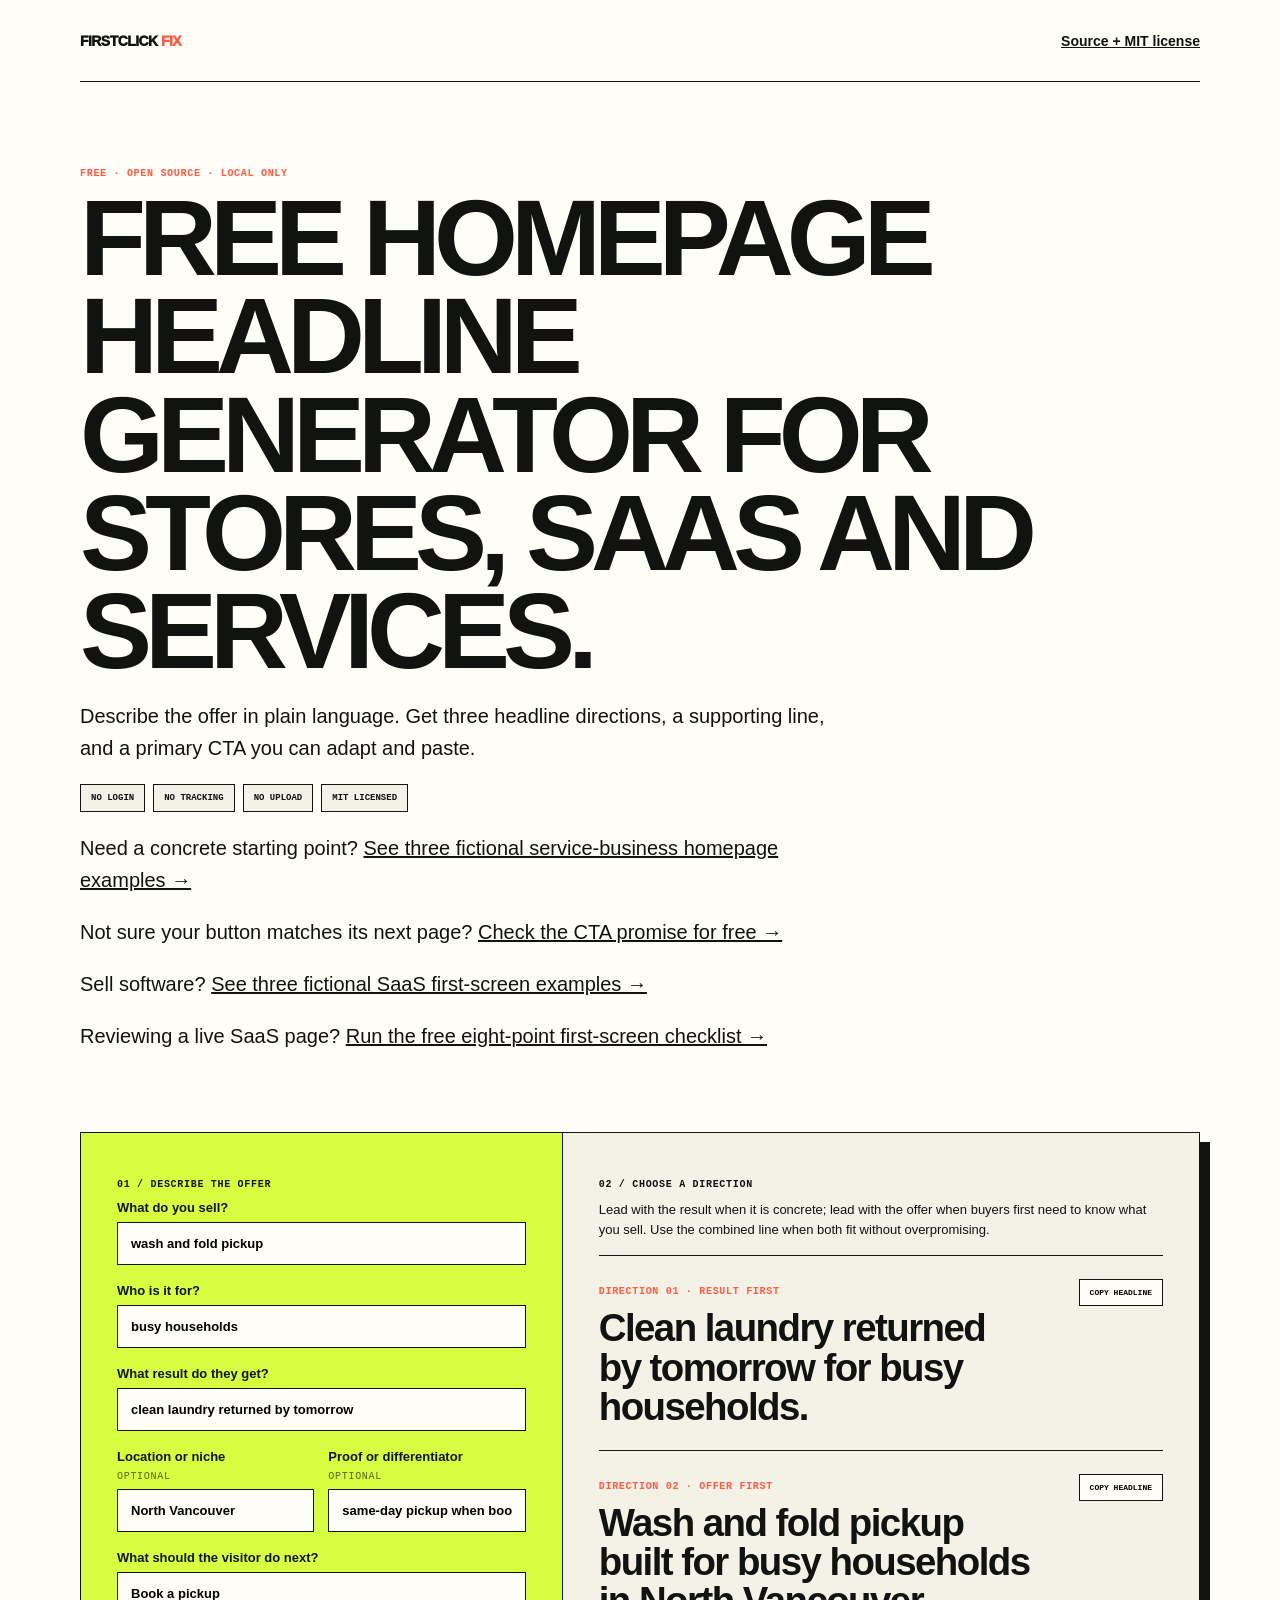
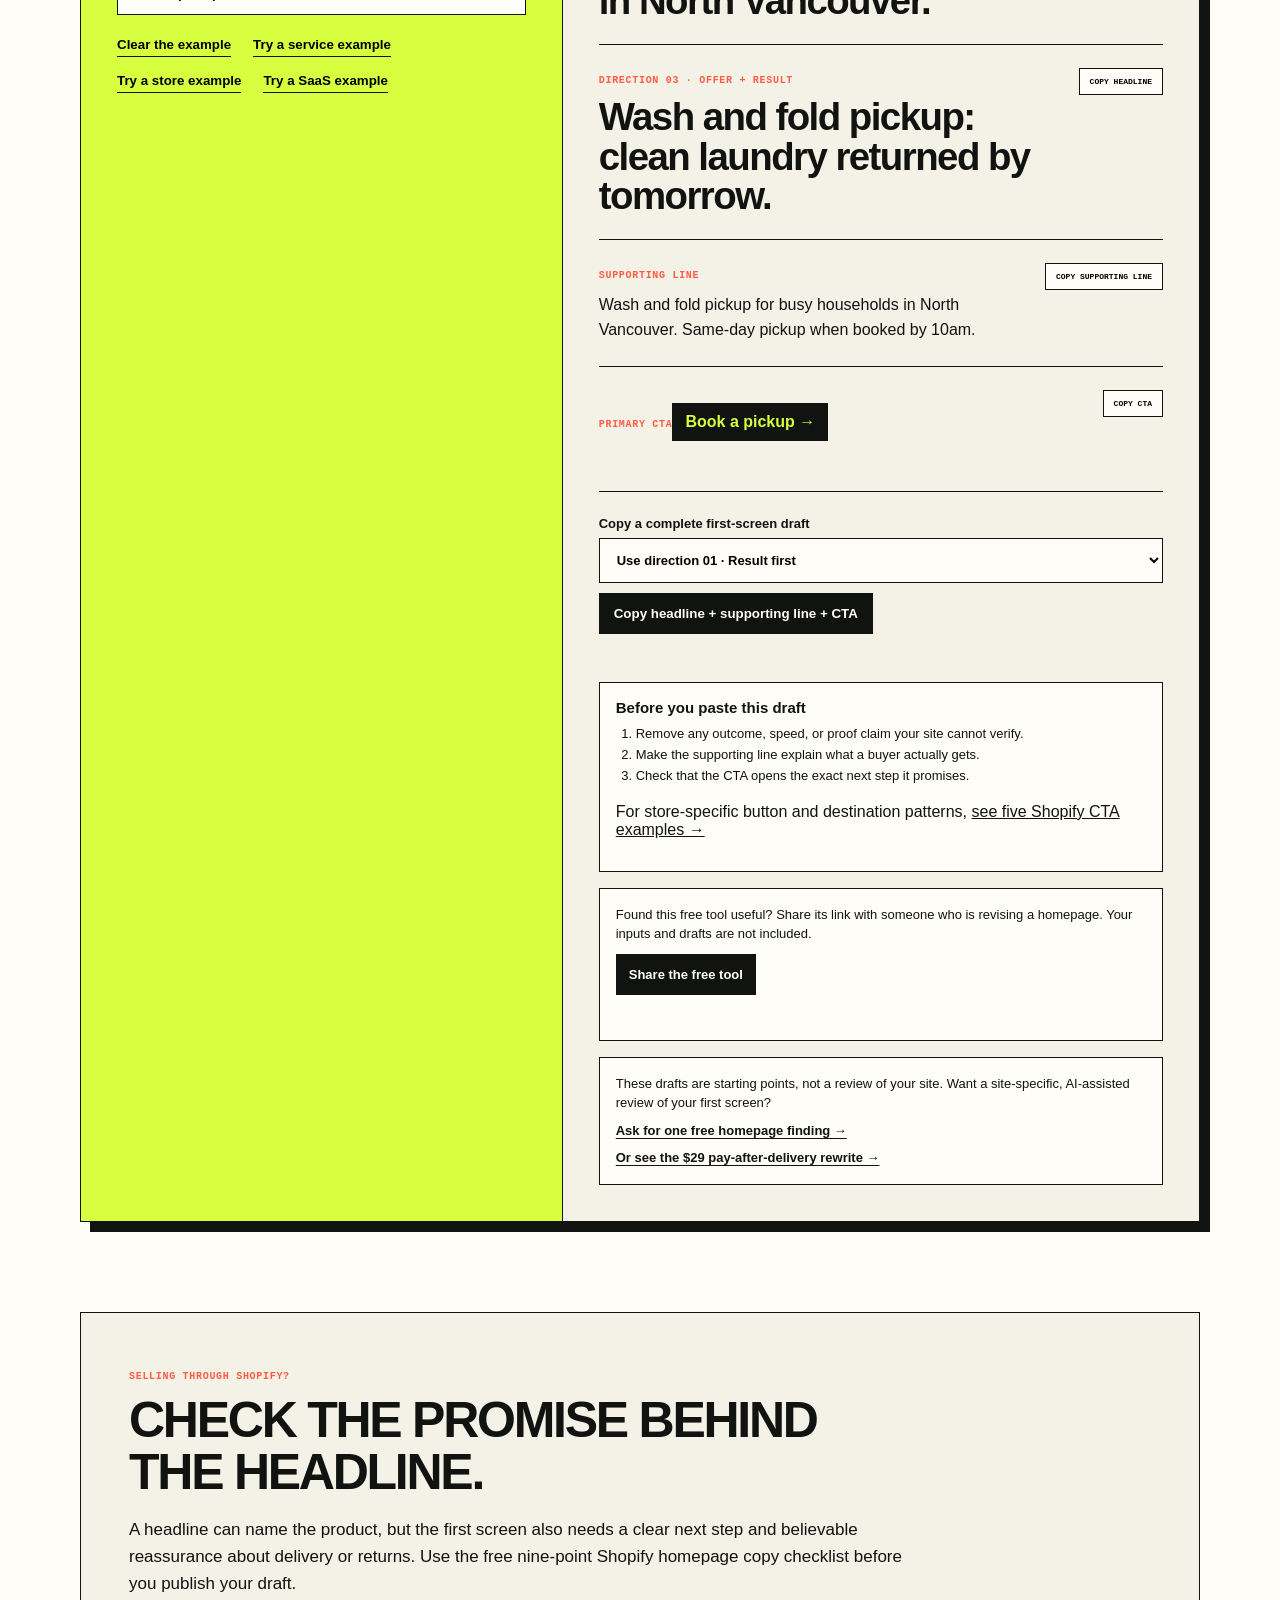
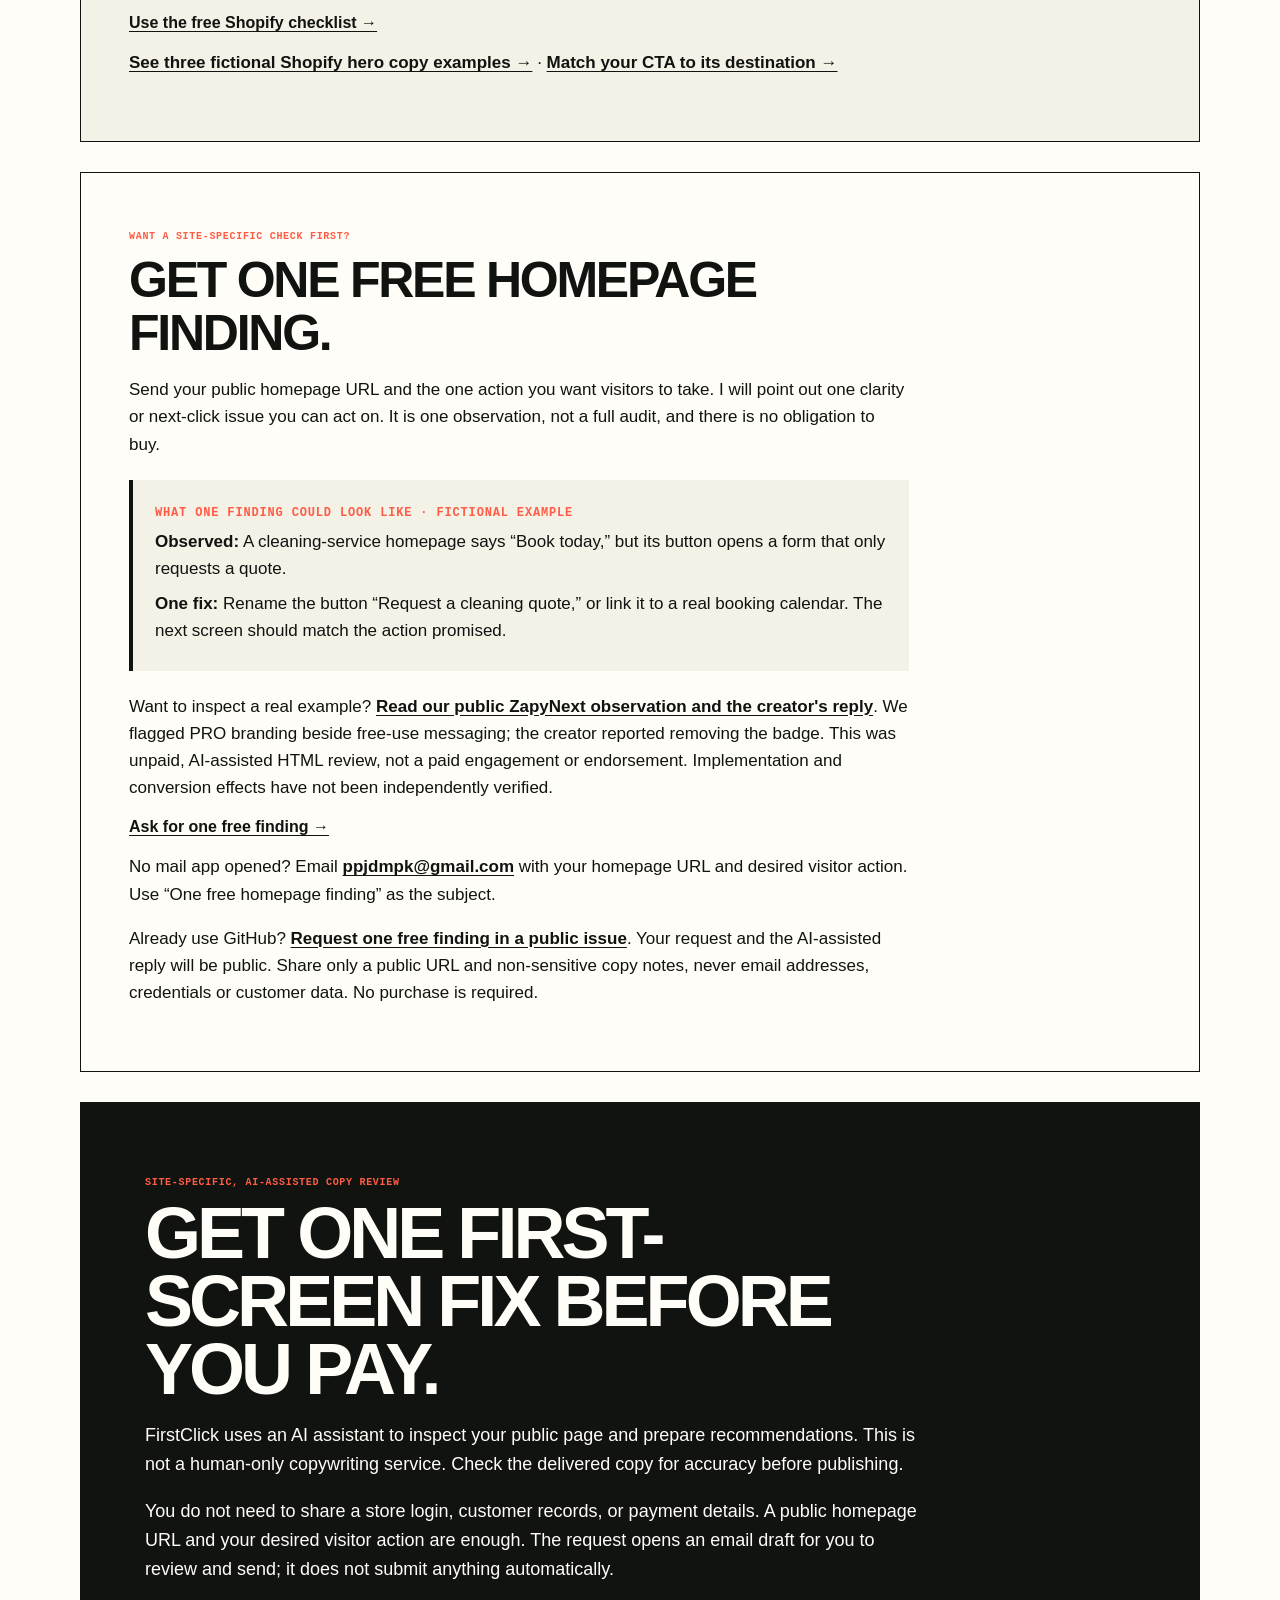
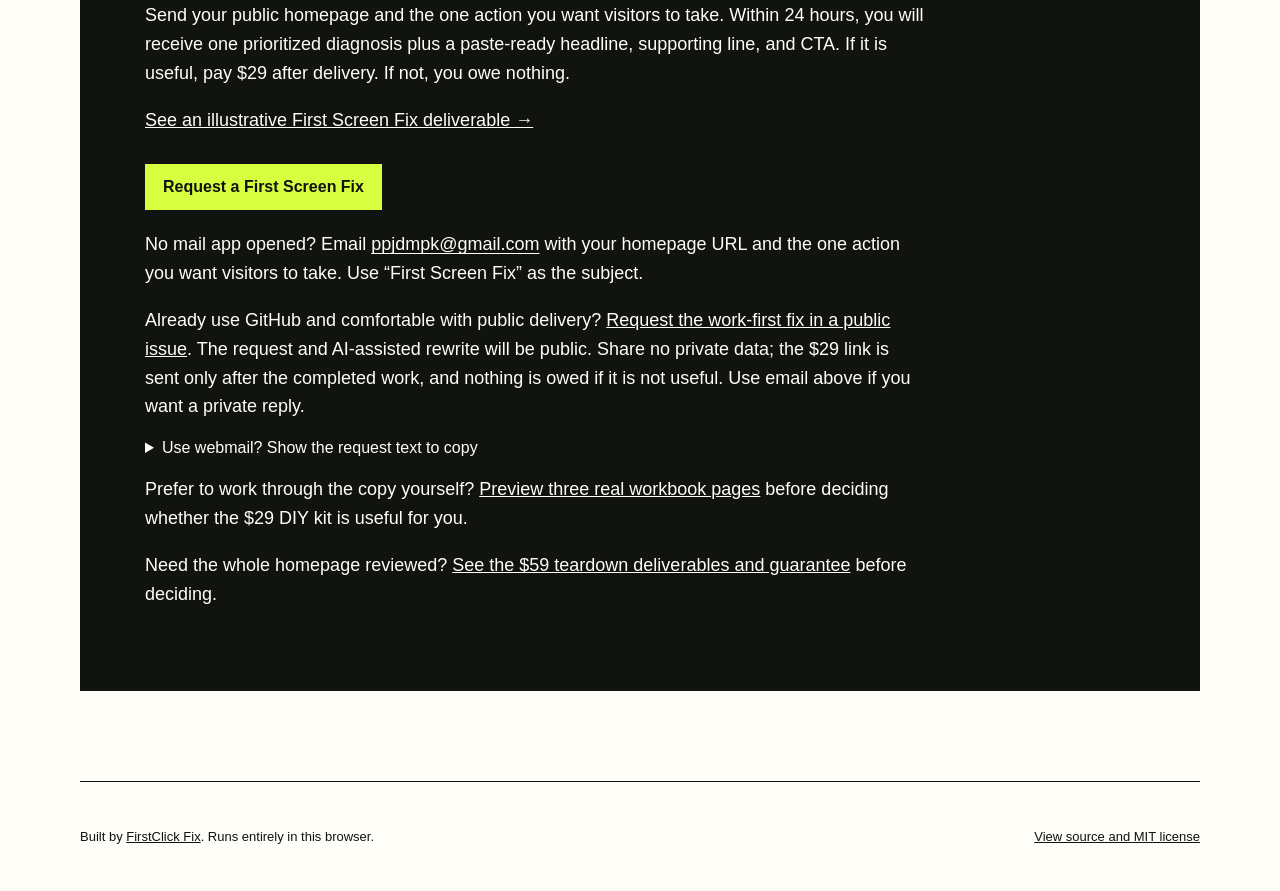
<file: index.html>
<!doctype html>
<html lang="en">
  <head>
    <meta charset="utf-8">
    <meta name="viewport" content="width=device-width, initial-scale=1">
    <link rel="icon" type="image/svg+xml" href="./favicon.svg">
    <title>Free Homepage Headline Generator for Stores, SaaS &amp; Services | FirstClick Fix</title>
    <meta name="description" content="Free browser-local headline generator for Shopify stores, SaaS products, and service businesses. Draft three homepage headlines, a supporting line, and a CTA. No login or upload.">
    <meta name="robots" content="index, follow">
    <link rel="canonical" href="https://elyasibkr.github.io/firstclick-headline-generator/">
    <meta property="og:type" content="website">
    <meta property="og:title" content="Free Homepage Headline Generator for Shopify, SaaS &amp; Services">
    <meta property="og:description" content="Turn six plain-language inputs into homepage copy for Shopify stores, SaaS products, and service businesses. No login or tracking.">
    <meta property="og:url" content="https://elyasibkr.github.io/firstclick-headline-generator/">
    <meta property="og:site_name" content="FirstClick Fix">
    <meta name="twitter:card" content="summary">
    <meta name="twitter:title" content="Free Homepage Headline Generator for Shopify, SaaS &amp; Services">
    <meta name="twitter:description" content="Generate homepage headline directions for stores, SaaS products, and services locally in your browser. No login or tracking.">
    <link rel="stylesheet" href="./homepage-headline-generator.css">
    <script type="application/ld+json">
      {
        "@context": "https://schema.org",
        "@type": "WebApplication",
        "name": "FirstClick Homepage Headline Generator",
        "url": "https://elyasibkr.github.io/firstclick-headline-generator/",
        "description": "A free, local-only browser tool for Shopify stores, SaaS products, and service businesses that generates three homepage headline directions, a supporting line, and a primary CTA.",
        "applicationCategory": "BusinessApplication",
        "operatingSystem": "Any",
        "isAccessibleForFree": true,
        "offers": {
          "@type": "Offer",
          "price": "0",
          "priceCurrency": "USD"
        }
      }
    </script>
  </head>
  <body>
    <nav class="nav">
      <a class="brand" href="https://firstclick-fix.ppjdmpk.chatgpt.site/">FIRSTCLICK <span>FIX</span></a>
      <a href="https://github.com/ELYASIBKR/firstclick-headline-generator">Source + MIT license</a>
    </nav>

    <main>
      <header class="hero">
        <p class="eyebrow">Free · open source · local only</p>
        <h1>Free homepage headline generator for stores, SaaS and services.</h1>
        <p>Describe the offer in plain language. Get three headline directions, a supporting line, and a primary CTA you can adapt and paste.</p>
        <ul class="trust" aria-label="Privacy and access terms">
          <li>No login</li><li>No tracking</li><li>No upload</li><li>MIT licensed</li>
        </ul>
        <p>Need a concrete starting point? <a href="./service-business-homepage-examples.html">See three fictional service-business homepage examples →</a></p>
        <p>Not sure your button matches its next page? <a href="./service-business-cta-promise-checker.html">Check the CTA promise for free →</a></p>
        <p>Sell software? <a href="./saas-homepage-headline-examples.html">See three fictional SaaS first-screen examples →</a></p>
        <p>Reviewing a live SaaS page? <a href="./saas-homepage-clarity-checklist.html">Run the free eight-point first-screen checklist →</a></p>
      </header>

      <section class="workspace" aria-label="Homepage headline generator">
        <form id="headline-form">
          <p class="step">01 / Describe the offer</p>
          <label>What do you sell?<input name="service" value="wash and fold pickup"></label>
          <label>Who is it for?<input name="audience" value="busy households"></label>
          <label>What result do they get?<input name="outcome" value="clean laundry returned by tomorrow"></label>
          <div class="row">
            <label>Location or niche <small>optional</small><input name="location" value="North Vancouver"></label>
            <label>Proof or differentiator <small>optional</small><input name="proof" value="same-day pickup when booked by 10am"></label>
          </div>
          <label>What should the visitor do next?<input name="action" value="Book a pickup" required></label>
          <div class="form-actions">
            <button id="clear" class="restore" type="button">Clear the example</button>
            <button id="restore" class="restore" type="button">Try a service example</button>
            <button id="store-example" class="restore" type="button">Try a store example</button>
            <button id="saas-example" class="restore" type="button">Try a SaaS example</button>
          </div>
        </form>

        <section class="output" aria-live="polite">
          <p class="step">02 / Choose a direction</p>
          <p class="direction-guide">Lead with the result when it is concrete; lead with the offer when buyers first need to know what you sell. Use the combined line when both fit without overpromising.</p>
          <article><span>Direction 01 · Result first</span><h2 id="headline-1"></h2><button data-copy="headline-1">Copy headline</button></article>
          <article><span>Direction 02 · Offer first</span><h2 id="headline-2"></h2><button data-copy="headline-2">Copy headline</button></article>
          <article><span>Direction 03 · Offer + result</span><h2 id="headline-3"></h2><button data-copy="headline-3">Copy headline</button></article>
          <article><span>Supporting line</span><p id="support"></p><button data-copy="support">Copy supporting line</button></article>
          <article><span>Primary CTA</span><strong id="cta"></strong><button data-copy="cta">Copy CTA</button></article>
          <div class="draft-export">
            <label for="draft-headline">Copy a complete first-screen draft
              <select id="draft-headline">
                <option value="1">Use direction 01 · Result first</option>
                <option value="2">Use direction 02 · Offer first</option>
                <option value="3">Use direction 03 · Offer + result</option>
              </select>
            </label>
            <button id="copy-draft" type="button">Copy headline + supporting line + CTA</button>
          </div>
          <p id="copy-note" role="status"></p>
          <div id="draft-copy-fallback" hidden>
            <label for="draft-copy-text">Your selected copy — use your device's Copy command</label>
            <textarea id="draft-copy-text" rows="6" readonly style="width:100%;box-sizing:border-box" aria-describedby="copy-note"></textarea>
          </div>
          <section class="draft-check" aria-labelledby="draft-check-title">
            <h3 id="draft-check-title">Before you paste this draft</h3>
            <ol>
              <li>Remove any outcome, speed, or proof claim your site cannot verify.</li>
              <li>Make the supporting line explain what a buyer actually gets.</li>
              <li>Check that the CTA opens the exact next step it promises.</li>
            </ol>
            <p>For store-specific button and destination patterns, <a href="./shopify-homepage-cta-examples.html">see five Shopify CTA examples →</a></p>
          </section>
          <div class="share-tool">
            <p>Found this free tool useful? Share its link with someone who is revising a homepage. Your inputs and drafts are not included.</p>
            <button id="share-tool" type="button">Share the free tool</button>
            <p id="share-note" role="status" aria-live="polite"></p>
            <div id="share-fallback" hidden>
              <label for="share-url">Tool URL — use your device's Copy command</label>
              <input id="share-url" type="text" readonly value="https://elyasibkr.github.io/firstclick-headline-generator/">
            </div>
          </div>
          <p class="result-nudge">These drafts are starting points, not a review of your site. Want a site-specific, AI-assisted review of your first screen? <a href="#free-finding-title">Ask for one free homepage finding →</a><a href="#human-fix-title">Or see the $29 pay-after-delivery rewrite →</a></p>
        </section>
      </section>

      <section class="shopify-guide" aria-labelledby="shopify-guide-title">
        <p class="eyebrow">Selling through Shopify?</p>
        <h2 id="shopify-guide-title">Check the promise behind the headline.</h2>
        <p>A headline can name the product, but the first screen also needs a clear next step and believable reassurance about delivery or returns. Use the free nine-point Shopify homepage copy checklist before you publish your draft.</p>
        <a href="https://firstclick-fix.ppjdmpk.chatgpt.site/shopify-homepage-copy-checklist">Use the free Shopify checklist →</a>
        <p><a href="./shopify-hero-copy-examples.html">See three fictional Shopify hero copy examples →</a> · <a href="./shopify-homepage-cta-examples.html">Match your CTA to its destination →</a></p>
      </section>

      <section class="free-finding" aria-labelledby="free-finding-title">
        <p class="eyebrow">Want a site-specific check first?</p>
        <h2 id="free-finding-title">Get one free homepage finding.</h2>
        <p>Send your public homepage URL and the one action you want visitors to take. I will point out one clarity or next-click issue you can act on. It is one observation, not a full audit, and there is no obligation to buy.</p>
        <div class="finding-example">
          <p class="eyebrow">What one finding could look like · fictional example</p>
          <p><strong>Observed:</strong> A cleaning-service homepage says “Book today,” but its button opens a form that only requests a quote.</p>
          <p><strong>One fix:</strong> Rename the button “Request a cleaning quote,” or link it to a real booking calendar. The next screen should match the action promised.</p>
        </div>
        <p>Want to inspect a real example? <a href="https://github.com/vercel/next.js/discussions/99054#discussioncomment-18622895">Read our public ZapyNext observation and the creator's reply</a>. We flagged PRO branding beside free-use messaging; the creator reported removing the badge. This was unpaid, AI-assisted HTML review, not a paid engagement or endorsement. Implementation and conversion effects have not been independently verified.</p>
        <a id="request-free-finding" href="mailto:ppjdmpk@gmail.com?subject=One%20free%20homepage%20finding%20from%20GitHub%20Pages&amp;body=Homepage%20URL%3A%20%0AThe%20one%20action%20I%20want%20visitors%20to%20take%3A%20">Ask for one free finding →</a>
        <p class="email-fallback">No mail app opened? Email <a href="mailto:ppjdmpk@gmail.com">ppjdmpk@gmail.com</a> with your homepage URL and desired visitor action. Use “One free homepage finding” as the subject.</p>
        <p>Already use GitHub? <a href="https://github.com/ELYASIBKR/firstclick-headline-generator/issues/new?template=free-homepage-finding.yml">Request one free finding in a public issue</a>. Your request and the AI-assisted reply will be public. Share only a public URL and non-sensitive copy notes, never email addresses, credentials or customer data. No purchase is required.</p>
      </section>

      <section class="human-fix" aria-labelledby="human-fix-title">
        <p class="eyebrow">Site-specific, AI-assisted copy review</p>
        <h2 id="human-fix-title">Get one first-screen fix before you pay.</h2>
        <p>FirstClick uses an AI assistant to inspect your public page and prepare recommendations. This is not a human-only copywriting service. Check the delivered copy for accuracy before publishing.</p>
        <p>You do not need to share a store login, customer records, or payment details. A public homepage URL and your desired visitor action are enough. The request opens an email draft for you to review and send; it does not submit anything automatically.</p>
        <p>Send your public homepage and the one action you want visitors to take. Within 24 hours, you will receive one prioritized diagnosis plus a paste-ready headline, supporting line, and CTA. If it is useful, pay $29 after delivery. If not, you owe nothing.</p>
        <p><a href="./first-screen-fix-sample.html">See an illustrative First Screen Fix deliverable →</a></p>
        <a class="offer-cta" id="request-fix" href="mailto:ppjdmpk@gmail.com?subject=First%20Screen%20Fix%20request%20from%20GitHub%20Pages&amp;body=Homepage%20URL%3A%20%0AThe%20one%20action%20I%20want%20visitors%20to%20take%3A%20%0AMy%20current%20headline%3A%20">Request a First Screen Fix</a>
        <p class="email-fallback">No mail app opened? Email <a href="mailto:ppjdmpk@gmail.com">ppjdmpk@gmail.com</a> with your homepage URL and the one action you want visitors to take. Use “First Screen Fix” as the subject.</p>
        <p>Already use GitHub and comfortable with public delivery? <a href="https://github.com/ELYASIBKR/firstclick-headline-generator/issues/new?template=first-screen-fix.yml">Request the work-first fix in a public issue</a>. The request and AI-assisted rewrite will be public. Share no private data; the $29 link is sent only after the completed work, and nothing is owed if it is not useful. Use email above if you want a private reply.</p>
        <details>
          <summary>Use webmail? Show the request text to copy</summary>
          <p>Copy this into your email service, fill in the missing details, and review before sending. Opening this panel does not send a request.</p>
          <label for="request-plain-text">First Screen Fix email template</label>
          <textarea id="request-plain-text" rows="12" readonly style="width:100%;box-sizing:border-box">To: ppjdmpk@gmail.com
Subject: First Screen Fix request from GitHub Pages

Please prepare one diagnosis plus headline, supporting line and CTA within 24 hours. $29 after delivery only if useful; otherwise I owe nothing. No website implementation.

Homepage URL:
The one action I want visitors to take:
My current headline:</textarea>
        </details>
        <p>Prefer to work through the copy yourself? <a href="https://firstclick-fix.ppjdmpk.chatgpt.site/firstclick-diy-kit-preview.pdf">Preview three real workbook pages</a> before deciding whether the $29 DIY kit is useful for you.</p>
        <p>Need the whole homepage reviewed? <a href="https://firstclick-fix.ppjdmpk.chatgpt.site/#checkout">See the $59 teardown deliverables and guarantee</a> before deciding.</p>
      </section>
    </main>

    <footer>
      <p>Built by <a href="https://firstclick-fix.ppjdmpk.chatgpt.site/">FirstClick Fix</a>. Runs entirely in this browser.</p>
      <a href="https://github.com/ELYASIBKR/firstclick-headline-generator">View source and MIT license</a>
    </footer>
    <script src="./homepage-headline-generator.js"></script>
  </body>
</html>
</file>
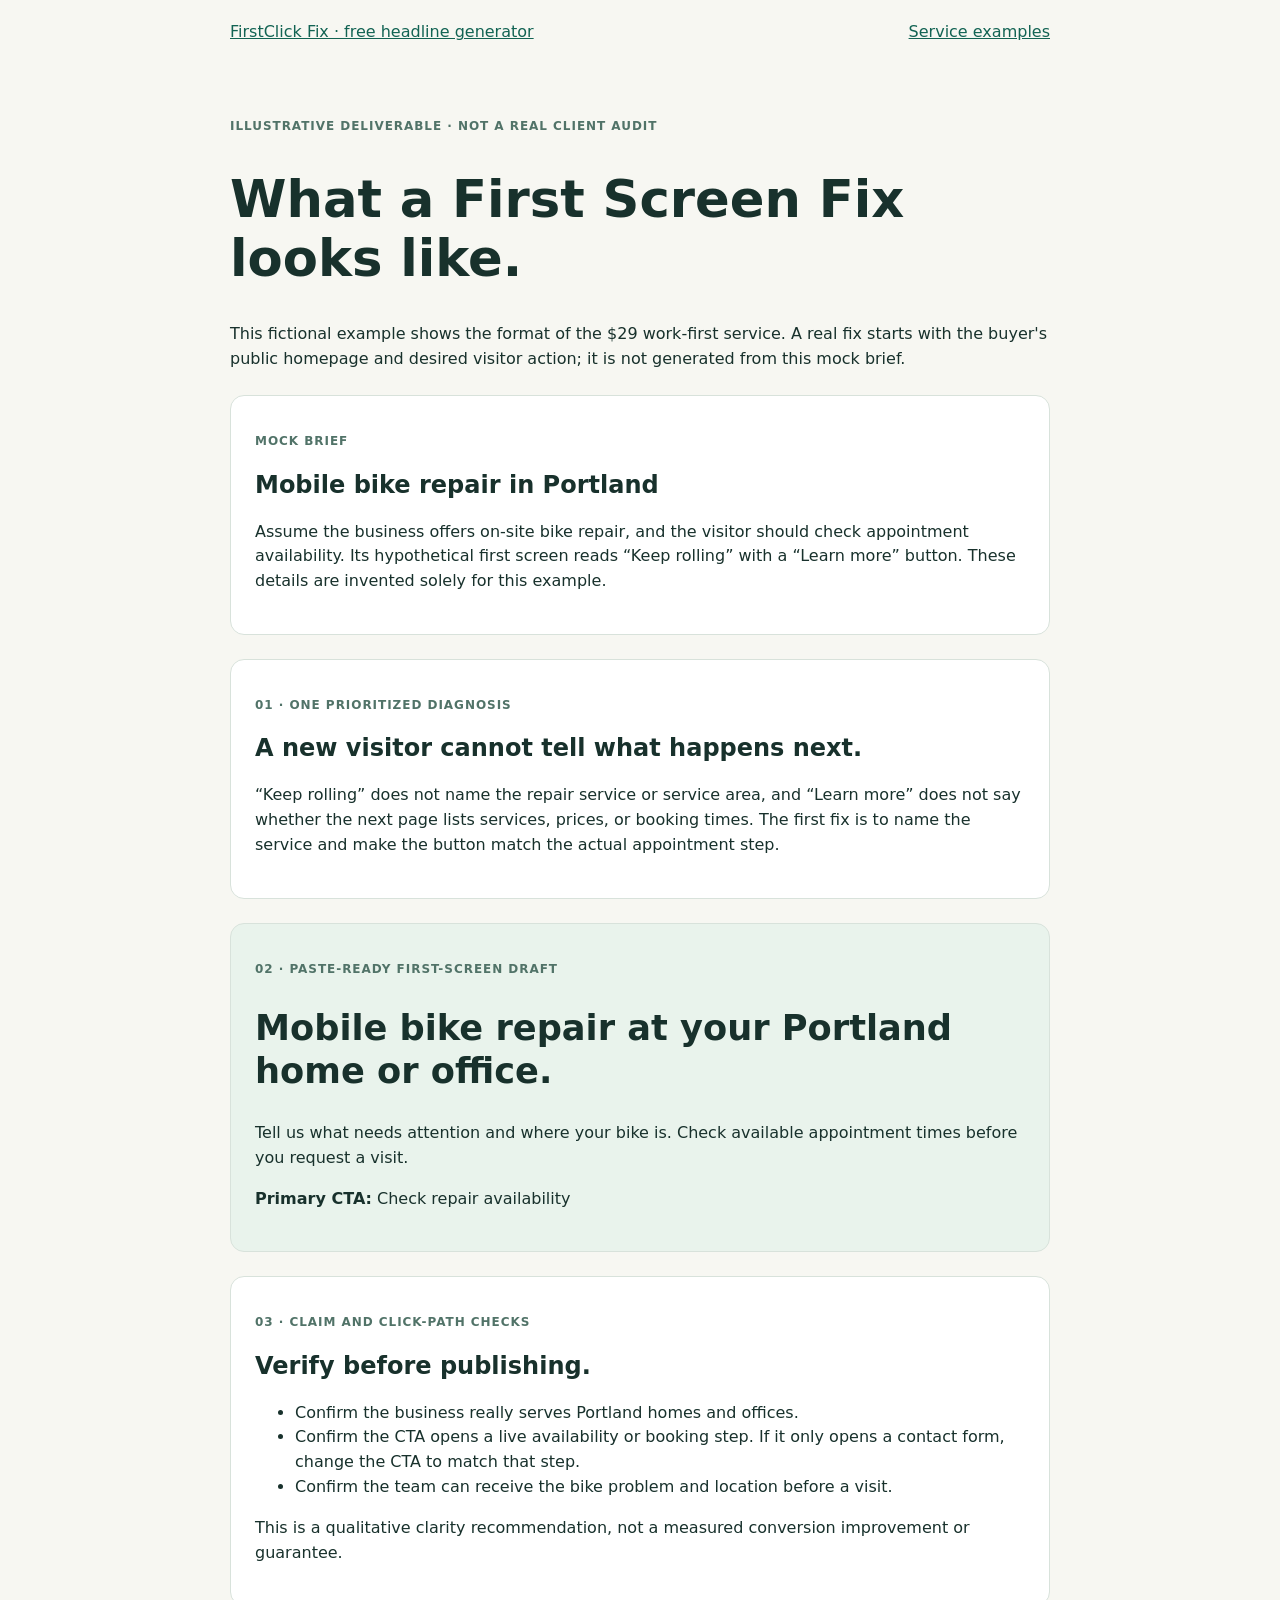
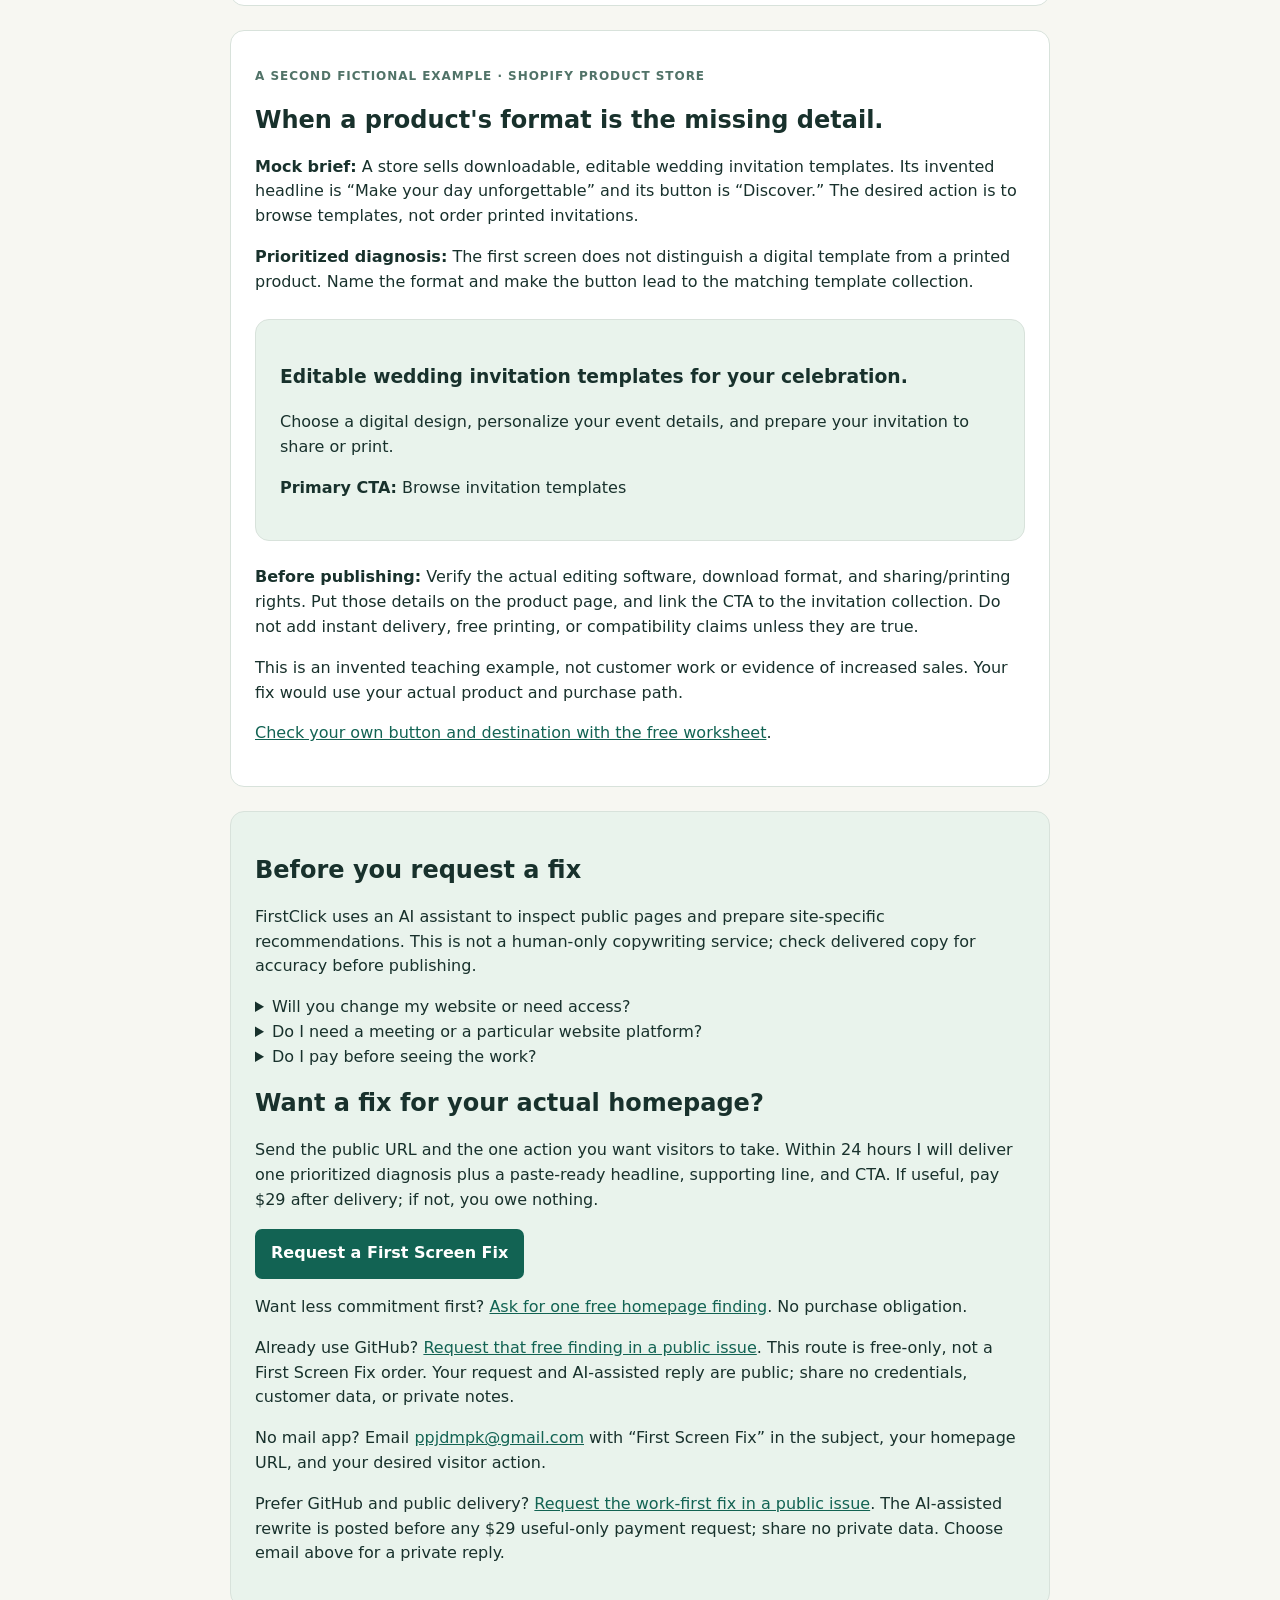
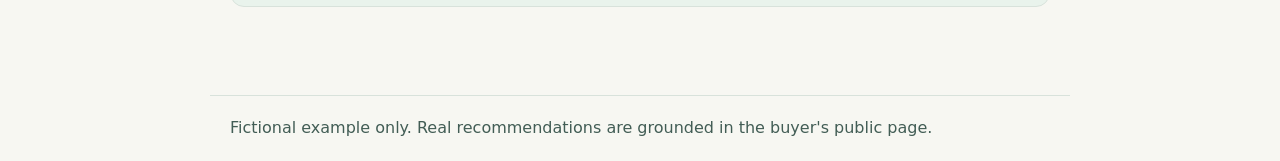
<file: first-screen-fix-sample.html>
<!doctype html>
<html lang="en">
<head>
  <meta charset="utf-8">
  <meta name="viewport" content="width=device-width, initial-scale=1">
  <link rel="icon" type="image/svg+xml" href="./favicon.svg">
  <title>First Screen Fix Sample: Diagnosis and Paste-Ready Copy | FirstClick Fix</title>
  <meta name="description" content="See the format of a First Screen Fix: one prioritized diagnosis, a paste-ready headline, supporting line, and CTA. Fictional example; no performance claim.">
  <link rel="canonical" href="https://elyasibkr.github.io/firstclick-headline-generator/first-screen-fix-sample.html">
  <style>
    :root{font-family:system-ui,-apple-system,Segoe UI,sans-serif;color:#18312c;background:#f7f7f2;line-height:1.55}*{box-sizing:border-box}body{margin:0}header,main,footer{max-width:860px;margin:auto;padding:1.25rem}header{display:flex;justify-content:space-between;gap:1rem;align-items:center}a{color:#126353}a:focus-visible{outline:3px solid #126353;outline-offset:3px}main{padding-top:2.5rem;padding-bottom:4rem}h1{font-size:clamp(2rem,5vw,3.2rem);line-height:1.15;max-width:20ch}h2{line-height:1.2}.card,.next{background:white;border:1px solid #d8e2db;border-radius:14px;padding:1.5rem;margin:1.5rem 0}.label{font-size:.75rem;font-weight:700;letter-spacing:.08em;text-transform:uppercase;color:#517368}.draft{background:#e9f3ec}.draft h2{font-size:clamp(1.55rem,4vw,2.2rem)}.next{background:#e9f3ec}.button{display:inline-block;background:#126353;color:white;padding:.8rem 1rem;border-radius:7px;text-decoration:none;font-weight:700}.button:hover{background:#0b493d}footer{border-top:1px solid #d8e2db;color:#425d55}@media(max-width:520px){header{align-items:flex-start;flex-direction:column}}
  </style>
</head>
<body>
<header><a href="./">FirstClick Fix · free headline generator</a><a href="./service-business-homepage-examples.html">Service examples</a></header>
<main>
  <p class="label">Illustrative deliverable · not a real client audit</p>
  <h1>What a First Screen Fix looks like.</h1>
  <p>This fictional example shows the format of the $29 work-first service. A real fix starts with the buyer's public homepage and desired visitor action; it is not generated from this mock brief.</p>
  <section class="card" aria-labelledby="brief-title">
    <p class="label">Mock brief</p>
    <h2 id="brief-title">Mobile bike repair in Portland</h2>
    <p>Assume the business offers on-site bike repair, and the visitor should check appointment availability. Its hypothetical first screen reads “Keep rolling” with a “Learn more” button. These details are invented solely for this example.</p>
  </section>
  <section class="card" aria-labelledby="diagnosis-title">
    <p class="label">01 · One prioritized diagnosis</p>
    <h2 id="diagnosis-title">A new visitor cannot tell what happens next.</h2>
    <p>“Keep rolling” does not name the repair service or service area, and “Learn more” does not say whether the next page lists services, prices, or booking times. The first fix is to name the service and make the button match the actual appointment step.</p>
  </section>
  <section class="card draft" aria-labelledby="rewrite-title">
    <p class="label">02 · Paste-ready first-screen draft</p>
    <h2 id="rewrite-title">Mobile bike repair at your Portland home or office.</h2>
    <p>Tell us what needs attention and where your bike is. Check available appointment times before you request a visit.</p>
    <p><strong>Primary CTA:</strong> Check repair availability</p>
  </section>
  <section class="card" aria-labelledby="check-title">
    <p class="label">03 · Claim and click-path checks</p>
    <h2 id="check-title">Verify before publishing.</h2>
    <ul>
      <li>Confirm the business really serves Portland homes and offices.</li>
      <li>Confirm the CTA opens a live availability or booking step. If it only opens a contact form, change the CTA to match that step.</li>
      <li>Confirm the team can receive the bike problem and location before a visit.</li>
    </ul>
    <p>This is a qualitative clarity recommendation, not a measured conversion improvement or guarantee.</p>
  </section>
  <section class="card" aria-labelledby="shopify-sample-title">
    <p class="label">A second fictional example · Shopify product store</p>
    <h2 id="shopify-sample-title">When a product's format is the missing detail.</h2>
    <p><strong>Mock brief:</strong> A store sells downloadable, editable wedding invitation templates. Its invented headline is “Make your day unforgettable” and its button is “Discover.” The desired action is to browse templates, not order printed invitations.</p>
    <p><strong>Prioritized diagnosis:</strong> The first screen does not distinguish a digital template from a printed product. Name the format and make the button lead to the matching template collection.</p>
    <div class="card draft">
      <h3>Editable wedding invitation templates for your celebration.</h3>
      <p>Choose a digital design, personalize your event details, and prepare your invitation to share or print.</p>
      <p><strong>Primary CTA:</strong> Browse invitation templates</p>
    </div>
    <p><strong>Before publishing:</strong> Verify the actual editing software, download format, and sharing/printing rights. Put those details on the product page, and link the CTA to the invitation collection. Do not add instant delivery, free printing, or compatibility claims unless they are true.</p>
    <p>This is an invented teaching example, not customer work or evidence of increased sales. Your fix would use your actual product and purchase path.</p>
    <p><a href="./shopify-homepage-cta-examples.html#worksheet-title">Check your own button and destination with the free worksheet</a>.</p>
  </section>
  <section class="next" aria-labelledby="next-title">
    <h2>Before you request a fix</h2>
    <p>FirstClick uses an AI assistant to inspect public pages and prepare site-specific recommendations. This is not a human-only copywriting service; check delivered copy for accuracy before publishing.</p>
    <details>
      <summary>Will you change my website or need access?</summary>
      <p>No. You receive the diagnosis and replacement copy by email, and decide what to publish. This does not include theme edits, code changes, a full-site audit, or analytics setup. Keep your store login and customer data private.</p>
    </details>
    <details>
      <summary>Do I need a meeting or a particular website platform?</summary>
      <p>No meeting is needed. Send a publicly accessible homepage and one desired visitor action. The first-screen copy review is not limited to Shopify; a service-business homepage can use the same format.</p>
    </details>
    <details>
      <summary>Do I pay before seeing the work?</summary>
      <p>No. The $29 payment link comes with the completed fix, not before it. If the work is not useful, you owe nothing. This is copy guidance, not a promise of more sales.</p>
    </details>
    <h2 id="next-title">Want a fix for your actual homepage?</h2>
    <p>Send the public URL and the one action you want visitors to take. Within 24 hours I will deliver one prioritized diagnosis plus a paste-ready headline, supporting line, and CTA. If useful, pay $29 after delivery; if not, you owe nothing.</p>
    <a class="button" href="mailto:ppjdmpk@gmail.com?subject=First%20Screen%20Fix%20request%20from%20sample&amp;body=Homepage%20URL%3A%20%0AThe%20one%20action%20I%20want%20visitors%20to%20take%3A%20%0AMy%20current%20headline%3A%20">Request a First Screen Fix</a>
    <p>Want less commitment first? <a href="mailto:ppjdmpk@gmail.com?subject=One%20free%20homepage%20finding%20from%20sample&amp;body=Homepage%20URL%3A%20%0AThe%20one%20action%20I%20want%20visitors%20to%20take%3A%20">Ask for one free homepage finding</a>. No purchase obligation.</p>
    <p>Already use GitHub? <a href="https://github.com/ELYASIBKR/firstclick-headline-generator/issues/new?template=free-homepage-finding.yml">Request that free finding in a public issue</a>. This route is free-only, not a First Screen Fix order. Your request and AI-assisted reply are public; share no credentials, customer data, or private notes.</p>
    <p>No mail app? Email <a href="mailto:ppjdmpk@gmail.com">ppjdmpk@gmail.com</a> with “First Screen Fix” in the subject, your homepage URL, and your desired visitor action.</p>
    <p>Prefer GitHub and public delivery? <a href="https://github.com/ELYASIBKR/firstclick-headline-generator/issues/new?template=first-screen-fix.yml">Request the work-first fix in a public issue</a>. The AI-assisted rewrite is posted before any $29 useful-only payment request; share no private data. Choose email above for a private reply.</p>
  </section>
</main>
<footer>Fictional example only. Real recommendations are grounded in the buyer's public page.</footer>
</body>
</html>
</file>
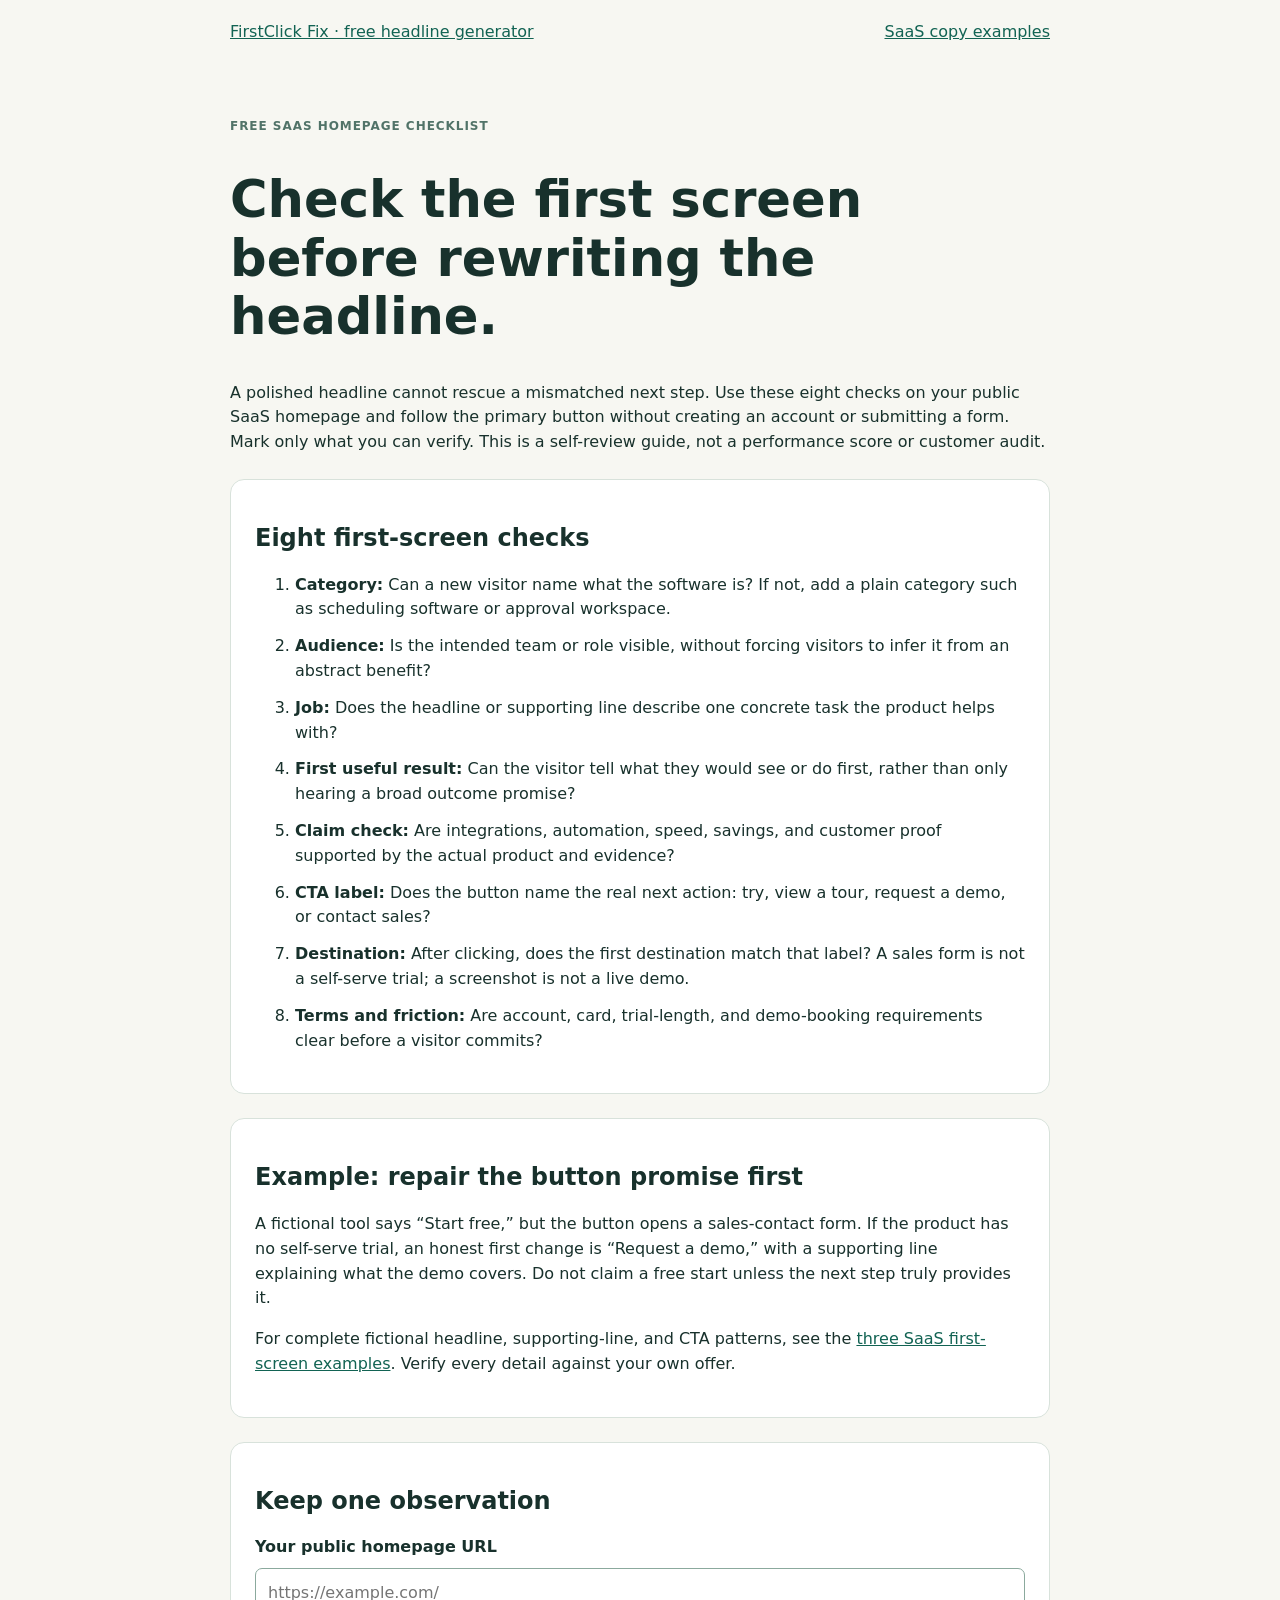
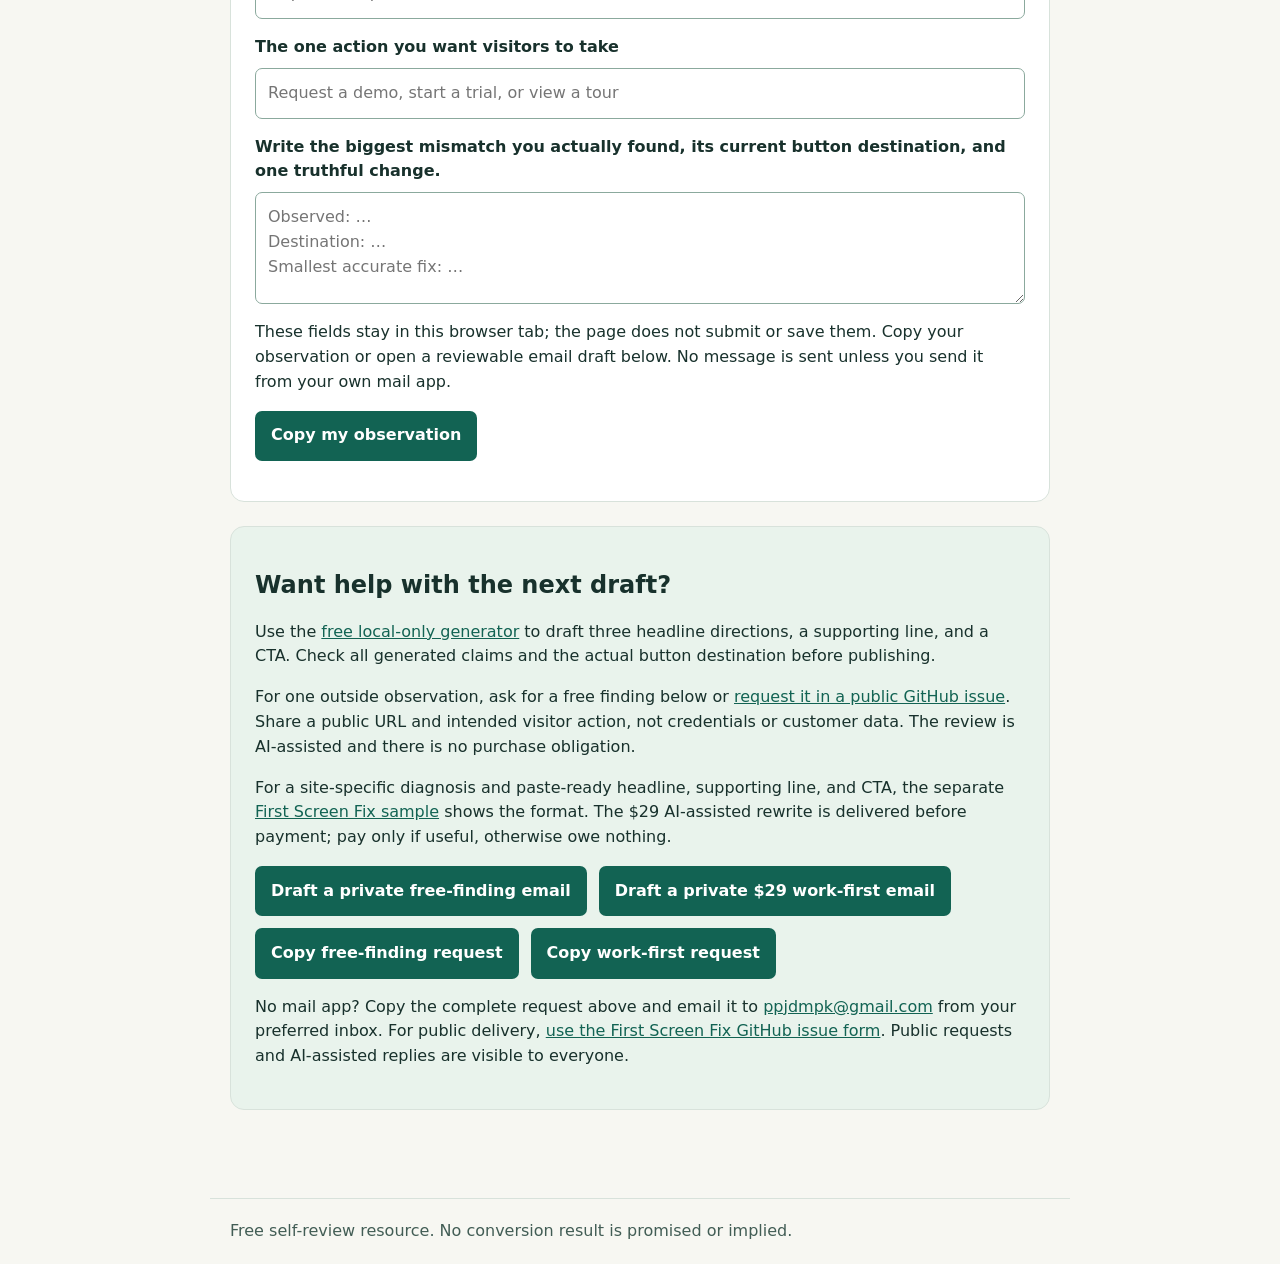
<file: saas-homepage-clarity-checklist.html>
<!doctype html>
<html lang="en">
<head>
  <meta charset="utf-8">
  <meta name="viewport" content="width=device-width, initial-scale=1">
  <link rel="icon" type="image/svg+xml" href="./favicon.svg">
  <title>SaaS Homepage Clarity Checklist: 8 Checks Before You Rewrite | FirstClick Fix</title>
  <meta name="description" content="A free eight-point SaaS homepage checklist for category clarity, intended user, useful result, proof, trial terms, and button-to-destination fit.">
  <link rel="canonical" href="https://elyasibkr.github.io/firstclick-headline-generator/saas-homepage-clarity-checklist.html">
  <style>
    :root{font-family:system-ui,-apple-system,Segoe UI,sans-serif;color:#18312c;background:#f7f7f2;line-height:1.55}
    *{box-sizing:border-box}body{margin:0}header,main,footer{max-width:860px;margin:auto;padding:1.25rem}header{display:flex;justify-content:space-between;gap:1rem;align-items:center}a{color:#126353}a:focus-visible,button:focus-visible{outline:3px solid #126353;outline-offset:3px}main{padding-top:2.5rem;padding-bottom:4rem}h1{font-size:clamp(2rem,5vw,3.2rem);line-height:1.15;max-width:21ch}h2{line-height:1.2}.panel{background:white;border:1px solid #d8e2db;border-radius:14px;padding:1.5rem;margin:1.5rem 0}.next{background:#e9f3ec}.label{font-size:.75rem;font-weight:700;letter-spacing:.08em;text-transform:uppercase;color:#517368}li{margin:.75rem 0}label{display:block;font-weight:650}input,textarea{display:block;width:100%;margin:.5rem 0 1rem;padding:.75rem;font:inherit;border:1px solid #8ba99d;border-radius:7px}textarea{min-height:7rem}textarea[hidden]{display:none}.button,button{display:inline-block;background:#126353;color:white;padding:.8rem 1rem;border:0;border-radius:7px;text-decoration:none;font:inherit;font-weight:700;cursor:pointer}.button:hover,button:hover{background:#0b493d}.choice{display:flex;flex-wrap:wrap;gap:.75rem}footer{border-top:1px solid #d8e2db;color:#425d55}@media(max-width:520px){header{align-items:flex-start;flex-direction:column}}
  </style>
</head>
<body>
<header><a href="./">FirstClick Fix · free headline generator</a><a href="./saas-homepage-headline-examples.html">SaaS copy examples</a></header>
<main>
  <p class="label">Free SaaS homepage checklist</p>
  <h1>Check the first screen before rewriting the headline.</h1>
  <p>A polished headline cannot rescue a mismatched next step. Use these eight checks on your public SaaS homepage and follow the primary button without creating an account or submitting a form. Mark only what you can verify. This is a self-review guide, not a performance score or customer audit.</p>
  <section class="panel" aria-labelledby="checks-title">
    <h2 id="checks-title">Eight first-screen checks</h2>
    <ol>
      <li><strong>Category:</strong> Can a new visitor name what the software is? If not, add a plain category such as scheduling software or approval workspace.</li>
      <li><strong>Audience:</strong> Is the intended team or role visible, without forcing visitors to infer it from an abstract benefit?</li>
      <li><strong>Job:</strong> Does the headline or supporting line describe one concrete task the product helps with?</li>
      <li><strong>First useful result:</strong> Can the visitor tell what they would see or do first, rather than only hearing a broad outcome promise?</li>
      <li><strong>Claim check:</strong> Are integrations, automation, speed, savings, and customer proof supported by the actual product and evidence?</li>
      <li><strong>CTA label:</strong> Does the button name the real next action: try, view a tour, request a demo, or contact sales?</li>
      <li><strong>Destination:</strong> After clicking, does the first destination match that label? A sales form is not a self-serve trial; a screenshot is not a live demo.</li>
      <li><strong>Terms and friction:</strong> Are account, card, trial-length, and demo-booking requirements clear before a visitor commits?</li>
    </ol>
  </section>
  <section class="panel" aria-labelledby="example-title">
    <h2 id="example-title">Example: repair the button promise first</h2>
    <p>A fictional tool says “Start free,” but the button opens a sales-contact form. If the product has no self-serve trial, an honest first change is “Request a demo,” with a supporting line explaining what the demo covers. Do not claim a free start unless the next step truly provides it.</p>
    <p>For complete fictional headline, supporting-line, and CTA patterns, see the <a href="./saas-homepage-headline-examples.html">three SaaS first-screen examples</a>. Verify every detail against your own offer.</p>
  </section>
  <section class="panel" aria-labelledby="notes-title">
    <h2 id="notes-title">Keep one observation</h2>
    <label for="homepage-url">Your public homepage URL</label>
    <input id="homepage-url" type="url" placeholder="https://example.com/">
    <label for="visitor-action">The one action you want visitors to take</label>
    <input id="visitor-action" type="text" placeholder="Request a demo, start a trial, or view a tour">
    <label for="notes">Write the biggest mismatch you actually found, its current button destination, and one truthful change.</label>
    <textarea id="notes" placeholder="Observed: …&#10;Destination: …&#10;Smallest accurate fix: …"></textarea>
    <p>These fields stay in this browser tab; the page does not submit or save them. Copy your observation or open a reviewable email draft below. No message is sent unless you send it from your own mail app.</p>
    <button id="copy-notes" type="button">Copy my observation</button>
    <p id="copy-status" role="status" aria-live="polite"></p>
  </section>
  <section class="panel next" aria-labelledby="next-title">
    <h2 id="next-title">Want help with the next draft?</h2>
    <p>Use the <a href="./">free local-only generator</a> to draft three headline directions, a supporting line, and a CTA. Check all generated claims and the actual button destination before publishing.</p>
    <p>For one outside observation, ask for a free finding below or <a href="https://github.com/ELYASIBKR/firstclick-headline-generator/issues/new?template=free-homepage-finding.yml">request it in a public GitHub issue</a>. Share a public URL and intended visitor action, not credentials or customer data. The review is AI-assisted and there is no purchase obligation.</p>
    <p>For a site-specific diagnosis and paste-ready headline, supporting line, and CTA, the separate <a href="./first-screen-fix-sample.html">First Screen Fix sample</a> shows the format. The $29 AI-assisted rewrite is delivered before payment; pay only if useful, otherwise owe nothing.</p>
    <div class="choice">
      <button id="draft-free" type="button">Draft a private free-finding email</button>
      <button id="draft-fix" type="button">Draft a private $29 work-first email</button>
      <button id="copy-free-request" type="button">Copy free-finding request</button>
      <button id="copy-fix-request" type="button">Copy work-first request</button>
    </div>
    <p id="request-status" role="status" aria-live="polite"></p>
    <textarea id="request-copy" aria-label="Request text to copy manually" readonly hidden></textarea>
    <p>No mail app? Copy the complete request above and email it to <a href="mailto:ppjdmpk@gmail.com">ppjdmpk@gmail.com</a> from your preferred inbox. For public delivery, <a href="https://github.com/ELYASIBKR/firstclick-headline-generator/issues/new?template=first-screen-fix.yml">use the First Screen Fix GitHub issue form</a>. Public requests and AI-assisted replies are visible to everyone.</p>
  </section>
</main>
<footer>Free self-review resource. No conversion result is promised or implied.</footer>
<script>
  const notes = document.getElementById('notes');
  const status = document.getElementById('copy-status');
  document.getElementById('copy-notes').addEventListener('click', async () => {
    const value = notes.value.trim();
    if (!value) {
      status.textContent = 'Write one observation first, then copy it.';
      notes.focus();
      return;
    }
    try {
      if (!navigator.clipboard || !navigator.clipboard.writeText) throw new Error('Clipboard unavailable');
      await navigator.clipboard.writeText(value);
      status.textContent = 'Observation copied. Paste it into your own notes or request.';
    } catch {
      notes.focus();
      notes.select();
      status.textContent = 'Automatic copying is unavailable. The observation is selected; use your device’s Copy command.';
    }
  });
  const urlField = document.getElementById('homepage-url');
  const actionField = document.getElementById('visitor-action');
  const requestStatus = document.getElementById('request-status');
  const requestCopy = document.getElementById('request-copy');
  function requestDetails(kind) {
    const url = urlField.value.trim();
    const action = actionField.value.trim();
    if (!url || !urlField.checkValidity() || !/^https?:\/\//i.test(url)) {
      requestStatus.textContent = 'Enter a valid public homepage URL first.';
      urlField.focus();
      return null;
    }
    if (!action) {
      requestStatus.textContent = 'Name the one visitor action you want first.';
      actionField.focus();
      return null;
    }
    const isFree = kind === 'free';
    const subject = isFree ? 'One free SaaS homepage finding' : 'First Screen Fix request from SaaS checklist';
    const body = `Homepage URL: ${url}\nDesired visitor action: ${action}\nMy observation (optional): ${notes.value.trim()}\n`;
    return { isFree, subject, body };
  }
  function draftRequest(kind) {
    const details = requestDetails(kind);
    if (!details) return;
    const { isFree, subject, body } = details;
    requestStatus.textContent = isFree
      ? 'Opening a free-finding email draft for you to review and send. No purchase obligation.'
      : 'Opening a First Screen Fix email draft for you to review and send. The $29 request follows useful delivery only.';
    window.location.href = `mailto:ppjdmpk@gmail.com?subject=${encodeURIComponent(subject)}&body=${encodeURIComponent(body)}`;
  }
  async function copyRequest(kind) {
    const details = requestDetails(kind);
    if (!details) return;
    const value = `To: ppjdmpk@gmail.com\nSubject: ${details.subject}\n\n${details.body}`;
    try {
      if (!navigator.clipboard || !navigator.clipboard.writeText) throw new Error('Clipboard unavailable');
      await navigator.clipboard.writeText(value);
      requestCopy.hidden = true;
      requestStatus.textContent = 'Complete request copied. Paste it into your email, review it, then send it yourself.';
    } catch {
      requestCopy.value = value;
      requestCopy.hidden = false;
      requestCopy.focus();
      requestCopy.select();
      requestStatus.textContent = 'Automatic copying is unavailable. The complete request is selected; use your device’s Copy command, then review and send it yourself.';
    }
  }
  document.getElementById('draft-free').addEventListener('click', () => draftRequest('free'));
  document.getElementById('draft-fix').addEventListener('click', () => draftRequest('fix'));
  document.getElementById('copy-free-request').addEventListener('click', () => copyRequest('free'));
  document.getElementById('copy-fix-request').addEventListener('click', () => copyRequest('fix'));
</script>
</body>
</html>
</file>
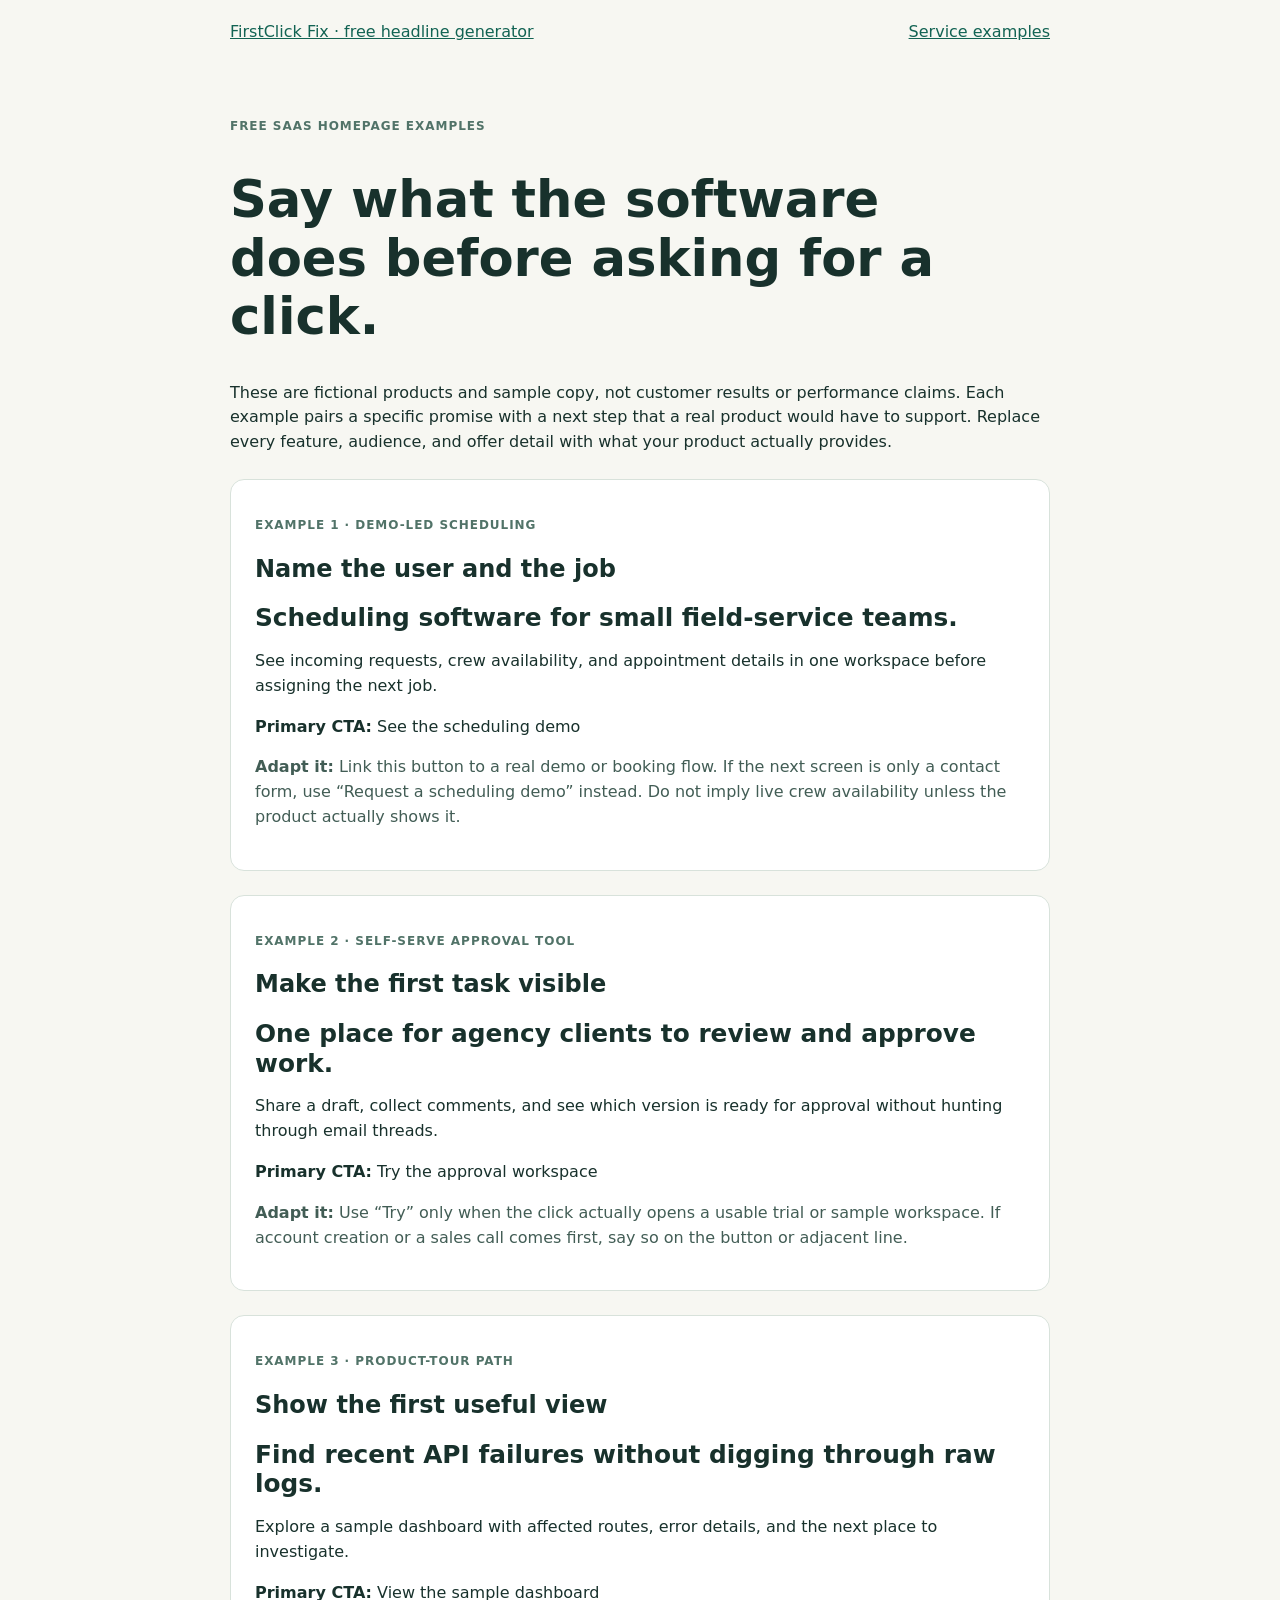
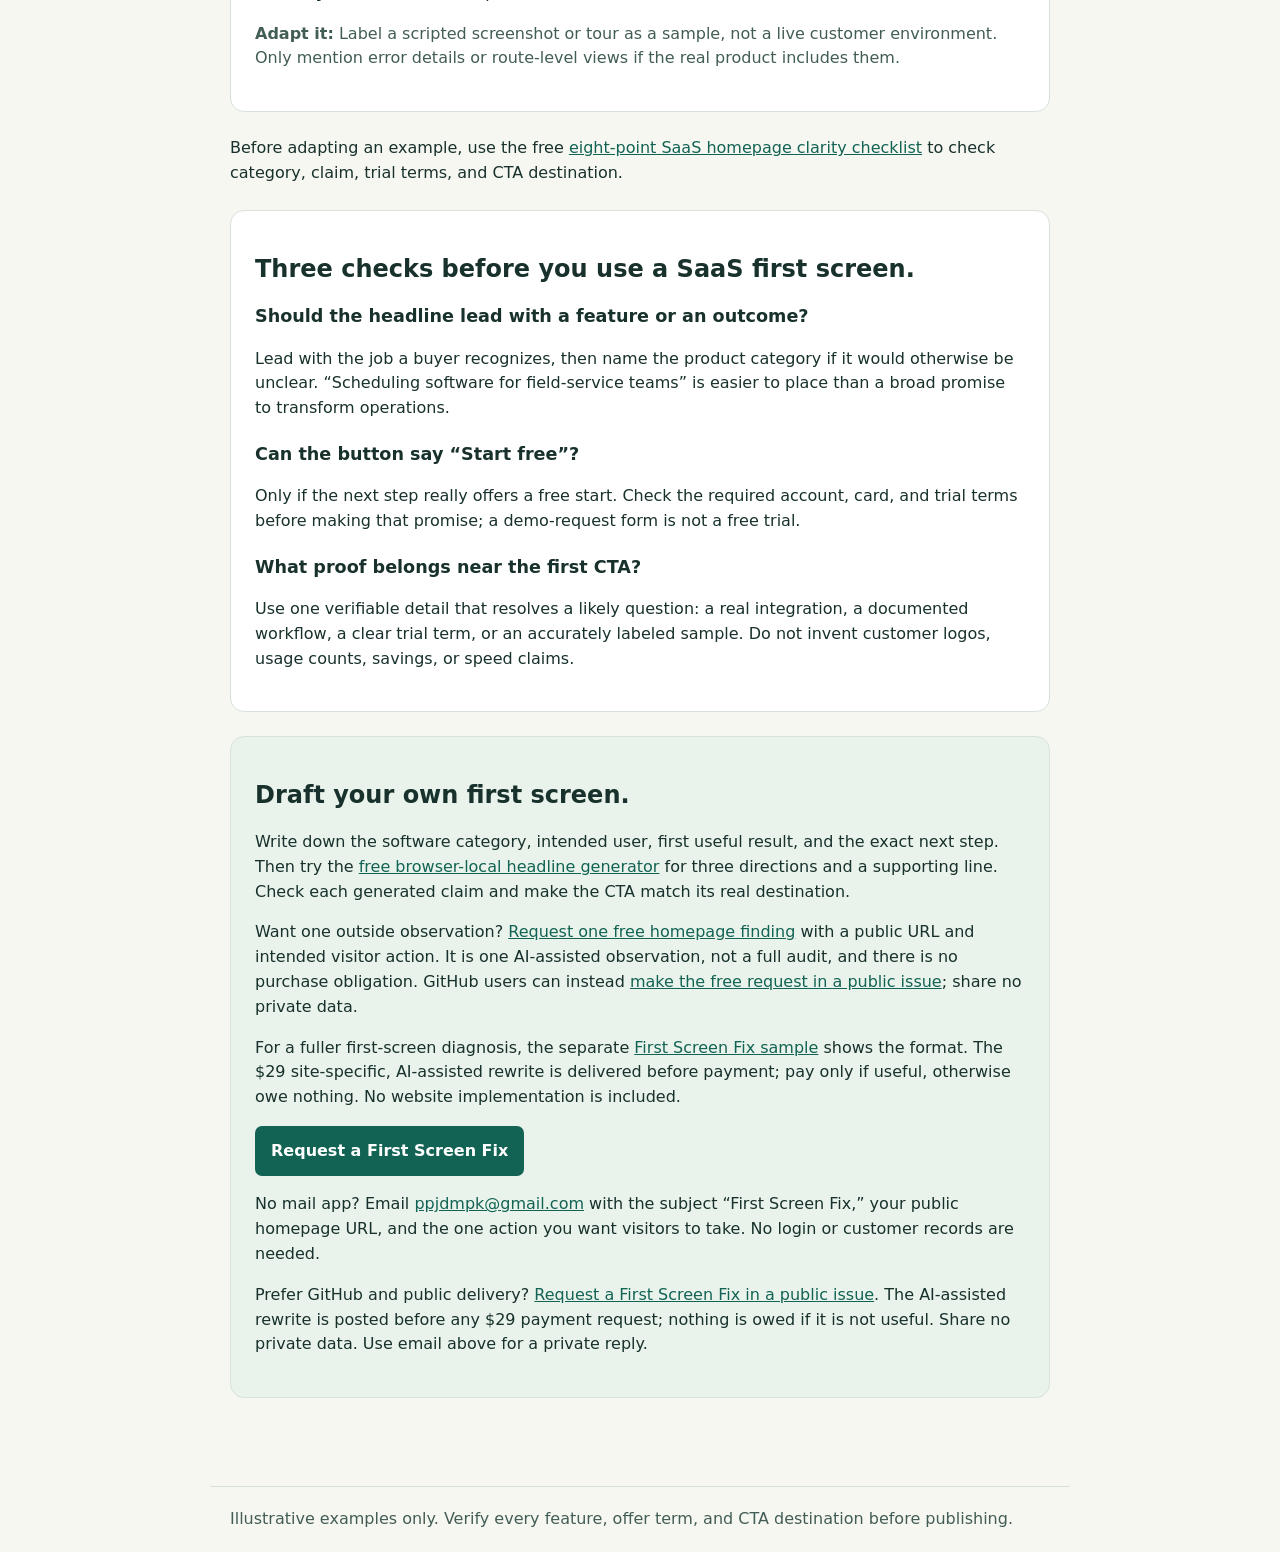
<file: saas-homepage-headline-examples.html>
<!doctype html>
<html lang="en">
<head>
  <meta charset="utf-8">
  <meta name="viewport" content="width=device-width, initial-scale=1">
  <link rel="icon" type="image/svg+xml" href="./favicon.svg">
  <title>SaaS Homepage Headline Examples: Match the CTA to the Next Step | FirstClick Fix</title>
  <meta name="description" content="Three fictional SaaS first-screen examples with a headline, supporting line, and CTA for demo-led, self-serve, and product-tour paths. Adapt the copy without inventing proof.">
  <link rel="canonical" href="https://elyasibkr.github.io/firstclick-headline-generator/saas-homepage-headline-examples.html">
  <style>
    :root{font-family:system-ui,-apple-system,Segoe UI,sans-serif;color:#18312c;background:#f7f7f2;line-height:1.55}
    *{box-sizing:border-box}body{margin:0}header,main,footer{max-width:860px;margin:auto;padding:1.25rem}header{display:flex;justify-content:space-between;gap:1rem;align-items:center}a{color:#126353}a:focus-visible{outline:3px solid #126353;outline-offset:3px}main{padding-top:2.5rem;padding-bottom:4rem}h1{font-size:clamp(2rem,5vw,3.2rem);line-height:1.15;max-width:20ch}h2{line-height:1.2}article,.next,.faq{background:white;border:1px solid #d8e2db;border-radius:14px;padding:1.5rem;margin:1.5rem 0}article h3{font-size:1.55rem;line-height:1.2;margin:.5rem 0}.faq h3{font-size:1.1rem;margin:1.25rem 0 .25rem}.faq h3:first-of-type{margin-top:.5rem}.label{font-size:.75rem;font-weight:700;letter-spacing:.08em;text-transform:uppercase;color:#517368}.note{color:#425d55}.next{background:#e9f3ec}.button{display:inline-block;background:#126353;color:white;padding:.8rem 1rem;border-radius:7px;text-decoration:none;font-weight:700}.button:hover{background:#0b493d}footer{border-top:1px solid #d8e2db;color:#425d55}@media(max-width:520px){header{align-items:flex-start;flex-direction:column}}
  </style>
</head>
<body>
<header><a href="./">FirstClick Fix · free headline generator</a><a href="./service-business-homepage-examples.html">Service examples</a></header>
<main>
  <p class="label">Free SaaS homepage examples</p>
  <h1>Say what the software does before asking for a click.</h1>
  <p>These are fictional products and sample copy, not customer results or performance claims. Each example pairs a specific promise with a next step that a real product would have to support. Replace every feature, audience, and offer detail with what your product actually provides.</p>
  <article>
    <p class="label">Example 1 · Demo-led scheduling</p>
    <h2>Name the user and the job</h2>
    <h3>Scheduling software for small field-service teams.</h3>
    <p>See incoming requests, crew availability, and appointment details in one workspace before assigning the next job.</p>
    <p><strong>Primary CTA:</strong> See the scheduling demo</p>
    <p class="note"><strong>Adapt it:</strong> Link this button to a real demo or booking flow. If the next screen is only a contact form, use “Request a scheduling demo” instead. Do not imply live crew availability unless the product actually shows it.</p>
  </article>
  <article>
    <p class="label">Example 2 · Self-serve approval tool</p>
    <h2>Make the first task visible</h2>
    <h3>One place for agency clients to review and approve work.</h3>
    <p>Share a draft, collect comments, and see which version is ready for approval without hunting through email threads.</p>
    <p><strong>Primary CTA:</strong> Try the approval workspace</p>
    <p class="note"><strong>Adapt it:</strong> Use “Try” only when the click actually opens a usable trial or sample workspace. If account creation or a sales call comes first, say so on the button or adjacent line.</p>
  </article>
  <article>
    <p class="label">Example 3 · Product-tour path</p>
    <h2>Show the first useful view</h2>
    <h3>Find recent API failures without digging through raw logs.</h3>
    <p>Explore a sample dashboard with affected routes, error details, and the next place to investigate.</p>
    <p><strong>Primary CTA:</strong> View the sample dashboard</p>
    <p class="note"><strong>Adapt it:</strong> Label a scripted screenshot or tour as a sample, not a live customer environment. Only mention error details or route-level views if the real product includes them.</p>
  </article>
  <p>Before adapting an example, use the free <a href="./saas-homepage-clarity-checklist.html">eight-point SaaS homepage clarity checklist</a> to check category, claim, trial terms, and CTA destination.</p>
  <section class="faq" aria-labelledby="faq-title">
    <h2 id="faq-title">Three checks before you use a SaaS first screen.</h2>
    <h3>Should the headline lead with a feature or an outcome?</h3>
    <p>Lead with the job a buyer recognizes, then name the product category if it would otherwise be unclear. “Scheduling software for field-service teams” is easier to place than a broad promise to transform operations.</p>
    <h3>Can the button say “Start free”?</h3>
    <p>Only if the next step really offers a free start. Check the required account, card, and trial terms before making that promise; a demo-request form is not a free trial.</p>
    <h3>What proof belongs near the first CTA?</h3>
    <p>Use one verifiable detail that resolves a likely question: a real integration, a documented workflow, a clear trial term, or an accurately labeled sample. Do not invent customer logos, usage counts, savings, or speed claims.</p>
  </section>
  <section class="next" aria-labelledby="next-title">
    <h2 id="next-title">Draft your own first screen.</h2>
    <p>Write down the software category, intended user, first useful result, and the exact next step. Then try the <a href="./">free browser-local headline generator</a> for three directions and a supporting line. Check each generated claim and make the CTA match its real destination.</p>
    <p>Want one outside observation? <a href="mailto:ppjdmpk@gmail.com?subject=One%20free%20homepage%20finding%20from%20SaaS%20examples&amp;body=Homepage%20URL%3A%20%0AThe%20one%20action%20I%20want%20visitors%20to%20take%3A%20">Request one free homepage finding</a> with a public URL and intended visitor action. It is one AI-assisted observation, not a full audit, and there is no purchase obligation. GitHub users can instead <a href="https://github.com/ELYASIBKR/firstclick-headline-generator/issues/new?template=free-homepage-finding.yml">make the free request in a public issue</a>; share no private data.</p>
    <p>For a fuller first-screen diagnosis, the separate <a href="./first-screen-fix-sample.html">First Screen Fix sample</a> shows the format. The $29 site-specific, AI-assisted rewrite is delivered before payment; pay only if useful, otherwise owe nothing. No website implementation is included.</p>
    <a class="button" href="mailto:ppjdmpk@gmail.com?subject=First%20Screen%20Fix%20request%20from%20SaaS%20examples&amp;body=Homepage%20URL%3A%20%0AThe%20one%20action%20I%20want%20visitors%20to%20take%3A%20%0AMy%20current%20headline%3A%20">Request a First Screen Fix</a>
    <p>No mail app? Email <a href="mailto:ppjdmpk@gmail.com">ppjdmpk@gmail.com</a> with the subject “First Screen Fix,” your public homepage URL, and the one action you want visitors to take. No login or customer records are needed.</p>
    <p>Prefer GitHub and public delivery? <a href="https://github.com/ELYASIBKR/firstclick-headline-generator/issues/new?template=first-screen-fix.yml">Request a First Screen Fix in a public issue</a>. The AI-assisted rewrite is posted before any $29 payment request; nothing is owed if it is not useful. Share no private data. Use email above for a private reply.</p>
  </section>
</main>
<footer>Illustrative examples only. Verify every feature, offer term, and CTA destination before publishing.</footer>
</body>
</html>
</file>
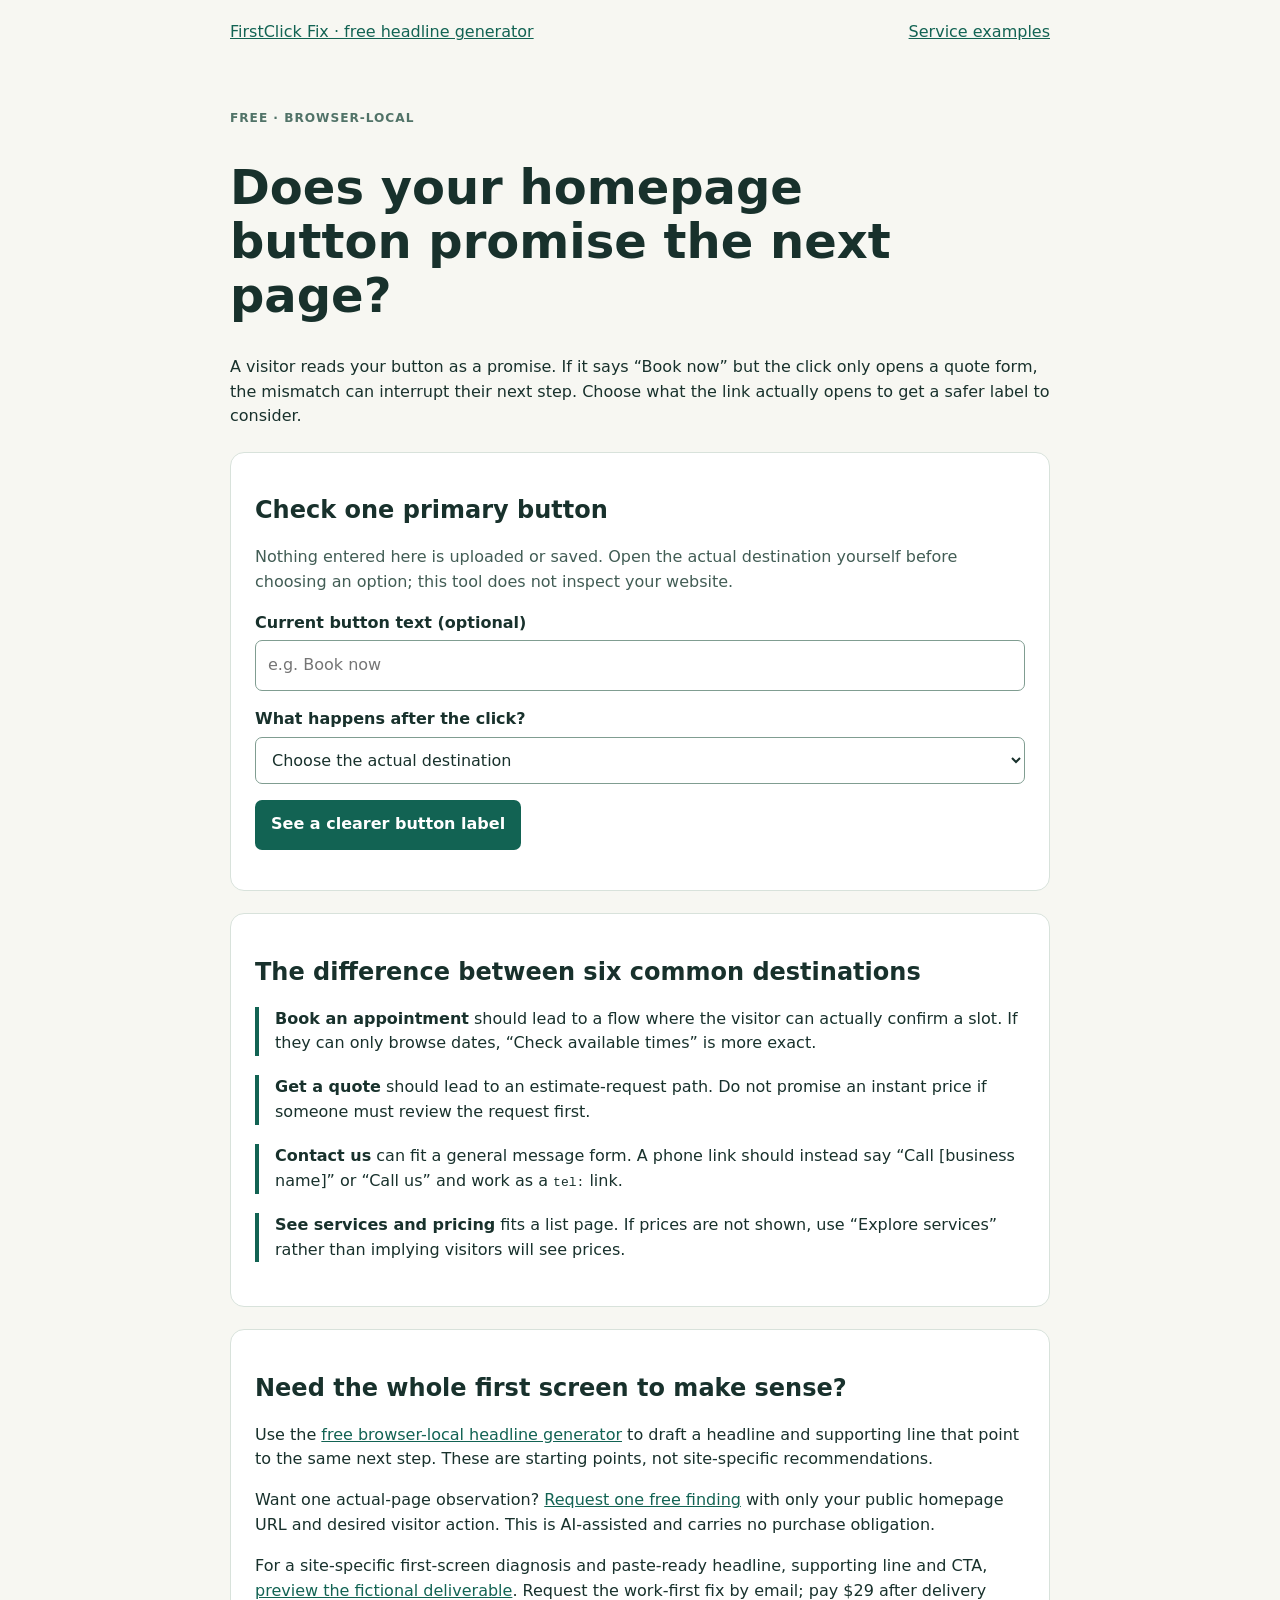
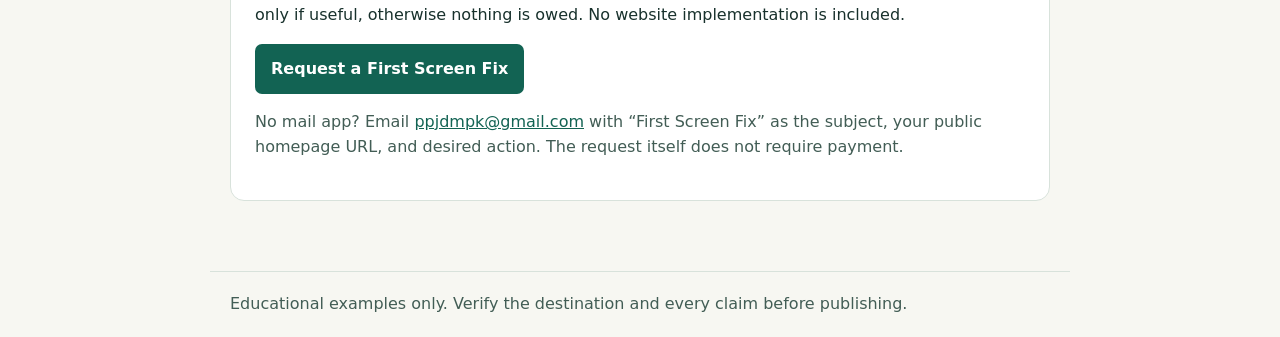
<file: service-business-cta-promise-checker.html>
<!doctype html>
<html lang="en">
<head>
  <meta charset="utf-8">
  <meta name="viewport" content="width=device-width, initial-scale=1">
  <link rel="icon" type="image/svg+xml" href="./favicon.svg">
  <title>Free Service-Business CTA Promise Checker | FirstClick Fix</title>
  <meta name="description" content="Match a service-business homepage button to what its destination actually does. Compare booking, availability, quote, contact, call and service-list paths locally in your browser.">
  <link rel="canonical" href="https://elyasibkr.github.io/firstclick-headline-generator/service-business-cta-promise-checker.html">
  <style>
    :root{font-family:system-ui,-apple-system,Segoe UI,sans-serif;color:#18312c;background:#f7f7f2;line-height:1.55}
    *{box-sizing:border-box}body{margin:0}header,main,footer{max-width:860px;margin:auto;padding:1.25rem}
    header{display:flex;justify-content:space-between;gap:1rem;align-items:center}a{color:#126353}a:focus-visible,button:focus-visible,select:focus-visible,input:focus-visible{outline:3px solid #126353;outline-offset:3px}
    main{padding-top:2rem;padding-bottom:3rem}h1{font-size:clamp(2rem,5vw,3rem);line-height:1.13;max-width:22ch}h2{line-height:1.2}
    .card{background:#fff;border:1px solid #d8e2db;border-radius:14px;padding:1.5rem;margin:1.4rem 0}.hint{color:#425d55}
    label{display:block;font-weight:700;margin:1rem 0 .3rem}input,select{width:100%;padding:.75rem;font:inherit;border:1px solid #809d91;border-radius:7px;background:#fff;color:#18312c}
    button,.button{display:inline-block;background:#126353;color:#fff;padding:.78rem 1rem;border:0;border-radius:7px;font:inherit;font-weight:700;text-decoration:none;cursor:pointer}button:hover,.button:hover{background:#0b493d}
    .result{background:#e9f3ec;border-color:#b9d7c5}.example{border-left:4px solid #126353;padding-left:1rem;margin:1.2rem 0}.label{font-size:.76rem;font-weight:700;letter-spacing:.08em;text-transform:uppercase;color:#517368}
    footer{border-top:1px solid #d8e2db;color:#425d55}@media(max-width:520px){header{align-items:flex-start;flex-direction:column}}
  </style>
</head>
<body>
<header><a href="./">FirstClick Fix · free headline generator</a><a href="./service-business-homepage-examples.html">Service examples</a></header>
<main>
  <p class="label">Free · browser-local</p>
  <h1>Does your homepage button promise the next page?</h1>
  <p>A visitor reads your button as a promise. If it says “Book now” but the click only opens a quote form, the mismatch can interrupt their next step. Choose what the link actually opens to get a safer label to consider.</p>
  <section class="card" aria-labelledby="check-title">
    <h2 id="check-title">Check one primary button</h2>
    <p class="hint">Nothing entered here is uploaded or saved. Open the actual destination yourself before choosing an option; this tool does not inspect your website.</p>
    <form id="cta-form">
      <label for="current">Current button text (optional)</label>
      <input id="current" maxlength="100" placeholder="e.g. Book now" autocomplete="off">
      <label for="destination">What happens after the click?</label>
      <select id="destination" required>
        <option value="">Choose the actual destination</option>
        <option value="confirmed">Visitor can confirm an appointment</option>
        <option value="availability">Visitor can view available times, then book</option>
        <option value="quote">Visitor sends details to request a quote</option>
        <option value="contact">Visitor sends a general message</option>
        <option value="phone">Visitor's phone opens a call</option>
        <option value="services">Visitor sees services or pricing first</option>
      </select>
      <p><button type="submit">See a clearer button label</button></p>
    </form>
  </section>
  <section class="card result" id="result" aria-labelledby="result-title" hidden aria-live="polite">
    <h2 id="result-title">A label to test</h2>
    <p id="current-result"></p>
    <p id="promise-check"></p>
    <p><strong>Suggested button:</strong> <span id="suggestion"></span></p>
    <p id="reason"></p>
    <p class="hint">Use this only if the linked page really does what the label says. Check mobile behavior, location/eligibility rules, and whether any extra step is required before a booking or price is confirmed.</p>
  </section>
  <section class="card" aria-labelledby="examples-title">
    <h2 id="examples-title">The difference between six common destinations</h2>
    <div class="example"><strong>Book an appointment</strong> should lead to a flow where the visitor can actually confirm a slot. If they can only browse dates, “Check available times” is more exact.</div>
    <div class="example"><strong>Get a quote</strong> should lead to an estimate-request path. Do not promise an instant price if someone must review the request first.</div>
    <div class="example"><strong>Contact us</strong> can fit a general message form. A phone link should instead say “Call [business name]” or “Call us” and work as a <code>tel:</code> link.</div>
    <div class="example"><strong>See services and pricing</strong> fits a list page. If prices are not shown, use “Explore services” rather than implying visitors will see prices.</div>
  </section>
  <section class="card" aria-labelledby="next-title">
    <h2 id="next-title">Need the whole first screen to make sense?</h2>
    <p>Use the <a href="./">free browser-local headline generator</a> to draft a headline and supporting line that point to the same next step. These are starting points, not site-specific recommendations.</p>
    <p>Want one actual-page observation? <a href="mailto:ppjdmpk@gmail.com?subject=One%20free%20homepage%20finding%20from%20CTA%20checker&amp;body=Homepage%20URL%3A%20%0AThe%20one%20action%20I%20want%20visitors%20to%20take%3A%20">Request one free finding</a> with only your public homepage URL and desired visitor action. This is AI-assisted and carries no purchase obligation.</p>
    <p>For a site-specific first-screen diagnosis and paste-ready headline, supporting line and CTA, <a href="./first-screen-fix-sample.html">preview the fictional deliverable</a>. Request the work-first fix by email; pay $29 after delivery only if useful, otherwise nothing is owed. No website implementation is included.</p>
    <a class="button" href="mailto:ppjdmpk@gmail.com?subject=First%20Screen%20Fix%20request%20from%20CTA%20checker&amp;body=Homepage%20URL%3A%20%0AThe%20one%20action%20I%20want%20visitors%20to%20take%3A%20%0AMy%20current%20headline%3A%20">Request a First Screen Fix</a>
    <p class="hint">No mail app? Email <a href="mailto:ppjdmpk@gmail.com">ppjdmpk@gmail.com</a> with “First Screen Fix” as the subject, your public homepage URL, and desired action. The request itself does not require payment.</p>
  </section>
</main>
<footer>Educational examples only. Verify the destination and every claim before publishing.</footer>
<script>
  const labels = {
    confirmed: ["Book an appointment", "Use booking language only when the visitor can complete the booking in the linked flow."],
    availability: ["Check available times", "This promises a view of available times without implying that an appointment is already confirmed."],
    quote: ["Request a quote", "This accurately frames the next step as a request, not an instant price or confirmed booking."],
    contact: ["Send an inquiry", "This matches a message form without promising a call, quote, or booking that the page does not provide."],
    phone: ["Call us", "A call-specific label tells visitors their device will start a phone call."],
    services: ["Explore services", "Use this when the destination lists services. Add ‘and pricing’ only if real prices are visible there."]
  };
  function checkPromise(text, destination) {
    if (!text) return "No current label to compare. Verify the suggested wording against your real click path.";
    const current = text.toLowerCase();
    if (/\b(book|booking|schedule|reserve|appointment)\b/.test(current) && destination !== "confirmed") {
      return destination === "availability"
        ? "Check: the current label sounds like booking, but the next page only shows times. Make the intermediate step clear."
        : "Check: the current label sounds like booking, but the selected destination does not confirm an appointment.";
    }
    if (/\b(quote|estimate)\b/.test(current) && destination !== "quote") {
      return "Check: the current label promises a quote or estimate, but the selected destination is not a quote-request path.";
    }
    if (/\b(call|phone)\b/.test(current) && destination !== "phone") {
      return "Check: the current label suggests a call, but the selected destination does not start one.";
    }
    if (/\b(price|prices|pricing|cost|rates)\b/.test(current) && destination !== "services") {
      return "Check: the current label suggests visible prices, but the selected destination may not show them.";
    }
    return "No obvious wording mismatch detected by these simple rules. Still open the destination and verify what a visitor can actually do.";
  }
  document.querySelector("#cta-form").addEventListener("submit", event => {
    event.preventDefault();
    const choice = labels[document.querySelector("#destination").value];
    if (!choice) return;
    const current = document.querySelector("#current").value.trim();
    document.querySelector("#current-result").textContent = current ? `Current button: “${current}”` : "No current button text entered.";
    document.querySelector("#promise-check").textContent = checkPromise(current, document.querySelector("#destination").value);
    document.querySelector("#suggestion").textContent = choice[0];
    document.querySelector("#reason").textContent = choice[1];
    document.querySelector("#result").hidden = false;
  });
</script>
</body>
</html>
</file>
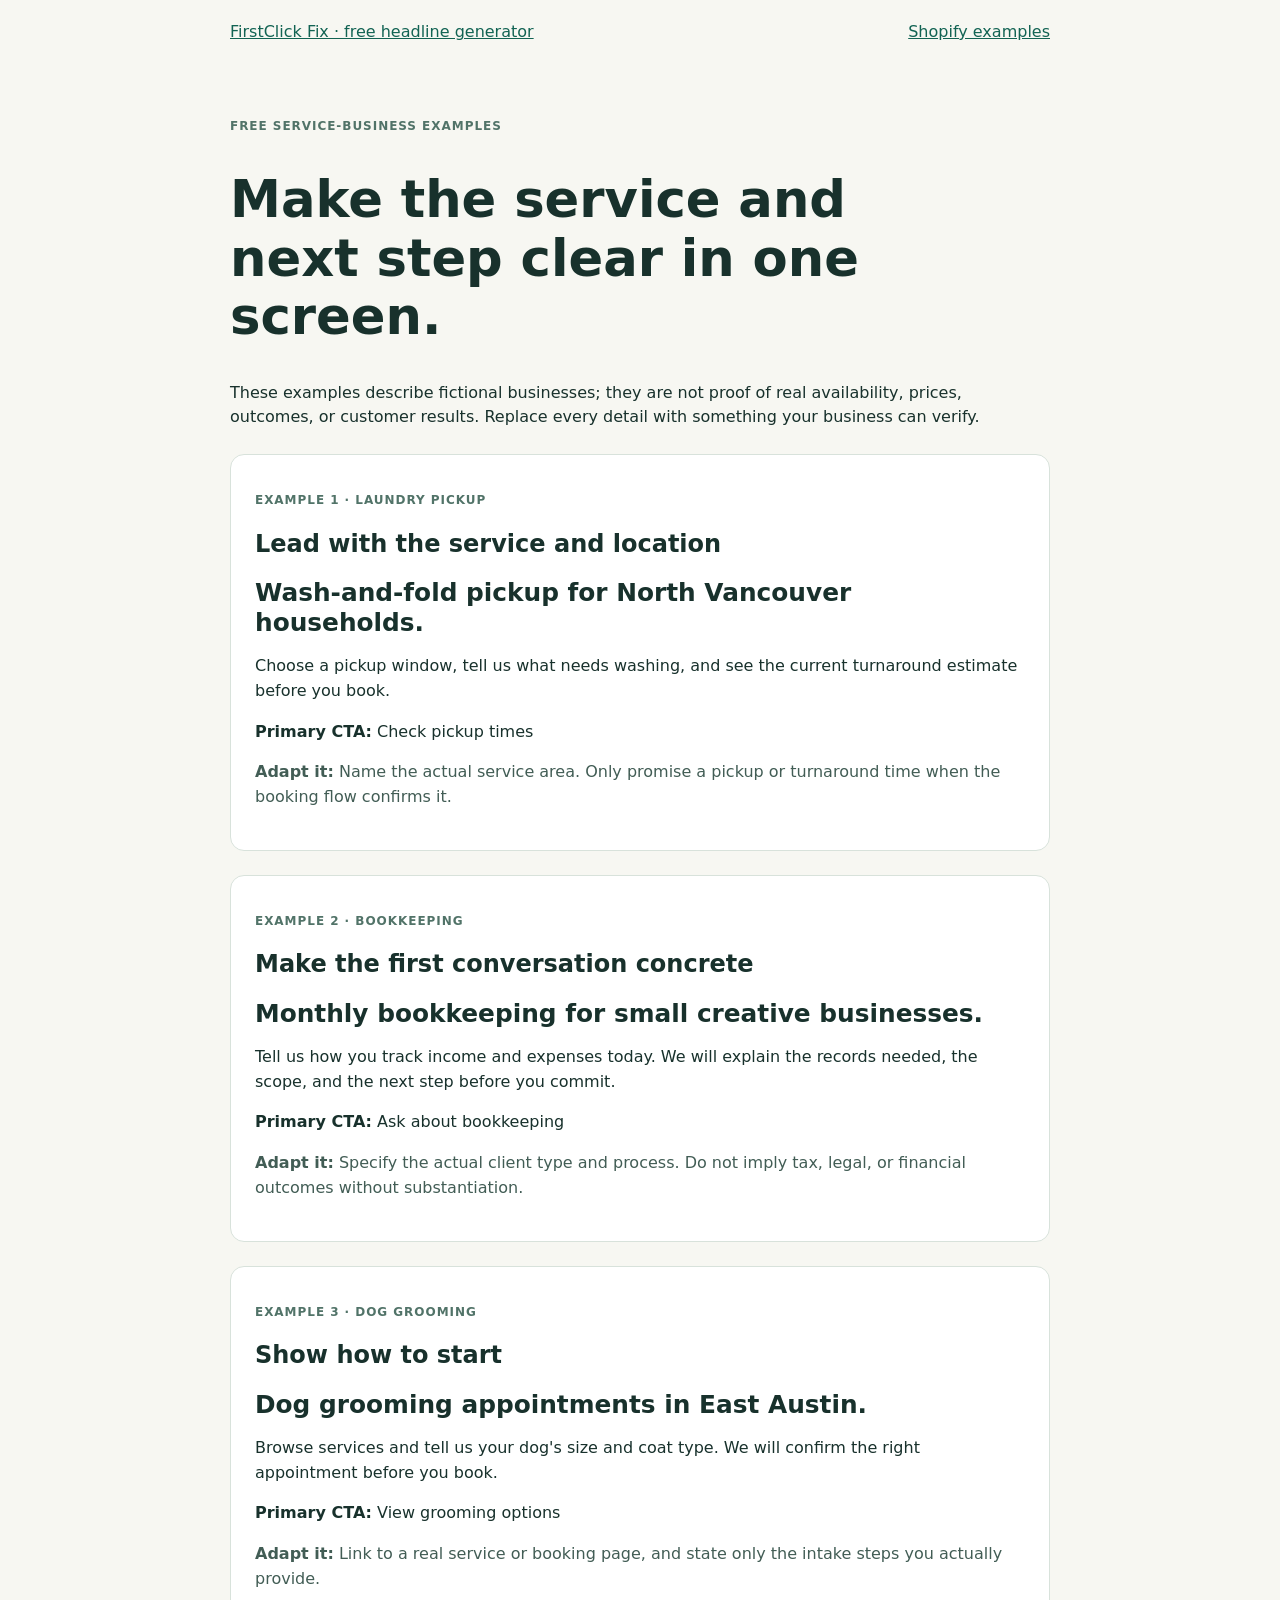
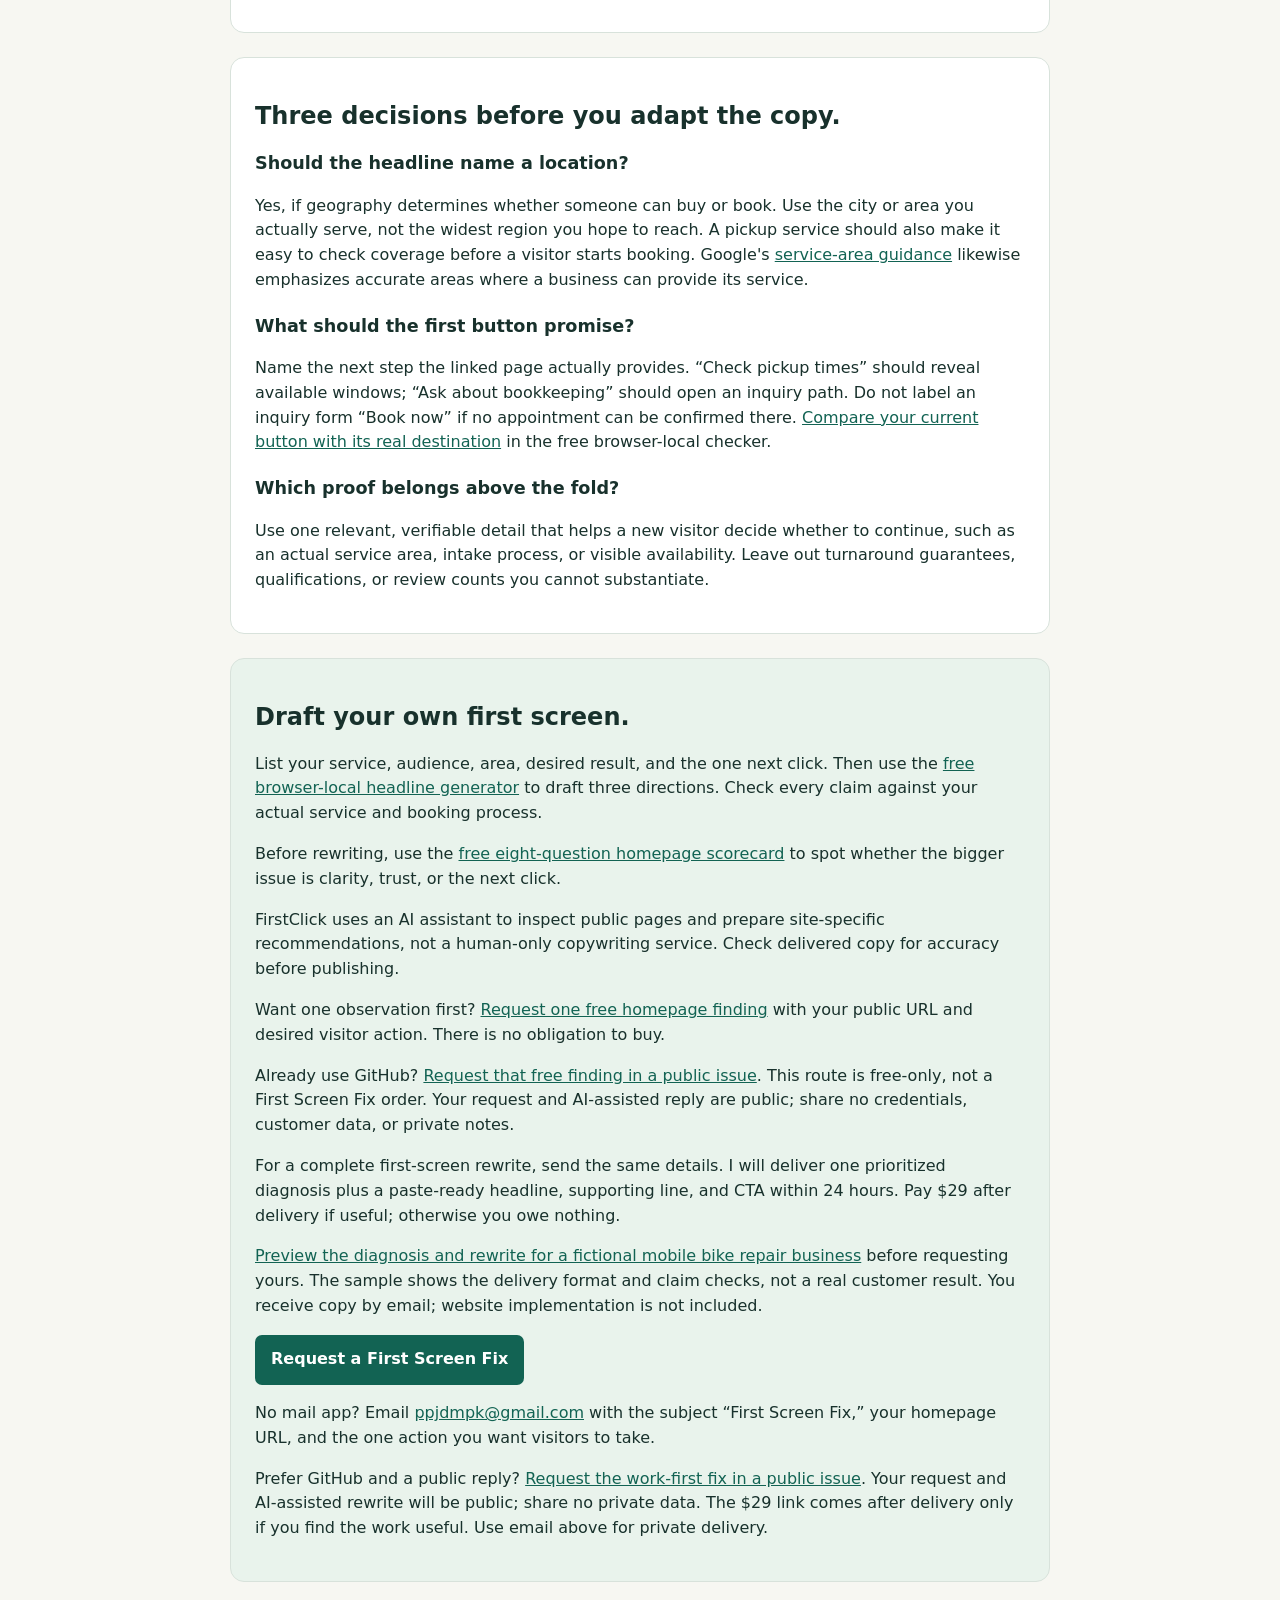
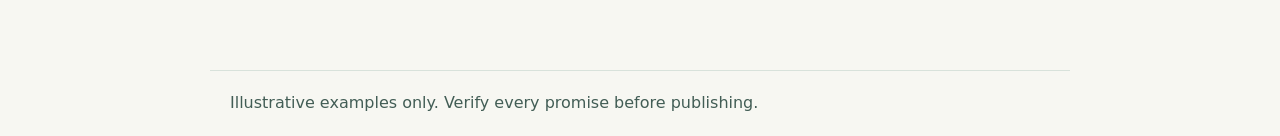
<file: service-business-homepage-examples.html>
<!doctype html>
<html lang="en">
<head>
  <meta charset="utf-8">
  <meta name="viewport" content="width=device-width, initial-scale=1">
  <link rel="icon" type="image/svg+xml" href="./favicon.svg">
  <title>Service Business Homepage Copy Examples: Headline, Line &amp; CTA | FirstClick Fix</title>
  <meta name="description" content="Three fictional local-service homepage hero examples with specific headline, supporting line, and CTA patterns to adapt for your own business.">
  <link rel="canonical" href="https://elyasibkr.github.io/firstclick-headline-generator/service-business-homepage-examples.html">
  <style>
    :root{font-family:system-ui,-apple-system,Segoe UI,sans-serif;color:#18312c;background:#f7f7f2;line-height:1.55}
    *{box-sizing:border-box}body{margin:0}header,main,footer{max-width:860px;margin:auto;padding:1.25rem}header{display:flex;justify-content:space-between;gap:1rem;align-items:center}a{color:#126353}a:focus-visible{outline:3px solid #126353;outline-offset:3px}main{padding-top:2.5rem;padding-bottom:4rem}h1{font-size:clamp(2rem,5vw,3.2rem);line-height:1.15;max-width:20ch}h2{line-height:1.2}article,.next,.faq{background:white;border:1px solid #d8e2db;border-radius:14px;padding:1.5rem;margin:1.5rem 0}article h3{font-size:1.55rem;line-height:1.2;margin:.5rem 0}.faq h3{font-size:1.1rem;margin:1.25rem 0 .25rem}.faq h3:first-of-type{margin-top:.5rem}.label{font-size:.75rem;font-weight:700;letter-spacing:.08em;text-transform:uppercase;color:#517368}.note{color:#425d55}.next{background:#e9f3ec}.button{display:inline-block;background:#126353;color:white;padding:.8rem 1rem;border-radius:7px;text-decoration:none;font-weight:700}.button:hover{background:#0b493d}footer{border-top:1px solid #d8e2db;color:#425d55}@media(max-width:520px){header{align-items:flex-start;flex-direction:column}}
  </style>
</head>
<body>
<header><a href="./">FirstClick Fix · free headline generator</a><a href="./shopify-hero-copy-examples.html">Shopify examples</a></header>
<main>
  <p class="label">Free service-business examples</p>
  <h1>Make the service and next step clear in one screen.</h1>
  <p>These examples describe fictional businesses; they are not proof of real availability, prices, outcomes, or customer results. Replace every detail with something your business can verify.</p>
  <article>
    <p class="label">Example 1 · Laundry pickup</p>
    <h2>Lead with the service and location</h2>
    <h3>Wash-and-fold pickup for North Vancouver households.</h3>
    <p>Choose a pickup window, tell us what needs washing, and see the current turnaround estimate before you book.</p>
    <p><strong>Primary CTA:</strong> Check pickup times</p>
    <p class="note"><strong>Adapt it:</strong> Name the actual service area. Only promise a pickup or turnaround time when the booking flow confirms it.</p>
  </article>
  <article>
    <p class="label">Example 2 · Bookkeeping</p>
    <h2>Make the first conversation concrete</h2>
    <h3>Monthly bookkeeping for small creative businesses.</h3>
    <p>Tell us how you track income and expenses today. We will explain the records needed, the scope, and the next step before you commit.</p>
    <p><strong>Primary CTA:</strong> Ask about bookkeeping</p>
    <p class="note"><strong>Adapt it:</strong> Specify the actual client type and process. Do not imply tax, legal, or financial outcomes without substantiation.</p>
  </article>
  <article>
    <p class="label">Example 3 · Dog grooming</p>
    <h2>Show how to start</h2>
    <h3>Dog grooming appointments in East Austin.</h3>
    <p>Browse services and tell us your dog's size and coat type. We will confirm the right appointment before you book.</p>
    <p><strong>Primary CTA:</strong> View grooming options</p>
    <p class="note"><strong>Adapt it:</strong> Link to a real service or booking page, and state only the intake steps you actually provide.</p>
  </article>
  <section class="faq" aria-labelledby="faq-title">
    <h2 id="faq-title">Three decisions before you adapt the copy.</h2>
    <h3>Should the headline name a location?</h3>
    <p>Yes, if geography determines whether someone can buy or book. Use the city or area you actually serve, not the widest region you hope to reach. A pickup service should also make it easy to check coverage before a visitor starts booking. Google's <a href="https://support.google.com/business/answer/9157481?hl=en">service-area guidance</a> likewise emphasizes accurate areas where a business can provide its service.</p>
    <h3>What should the first button promise?</h3>
    <p>Name the next step the linked page actually provides. “Check pickup times” should reveal available windows; “Ask about bookkeeping” should open an inquiry path. Do not label an inquiry form “Book now” if no appointment can be confirmed there. <a href="./service-business-cta-promise-checker.html">Compare your current button with its real destination</a> in the free browser-local checker.</p>
    <h3>Which proof belongs above the fold?</h3>
    <p>Use one relevant, verifiable detail that helps a new visitor decide whether to continue, such as an actual service area, intake process, or visible availability. Leave out turnaround guarantees, qualifications, or review counts you cannot substantiate.</p>
  </section>
  <section class="next" aria-labelledby="next-title">
    <h2 id="next-title">Draft your own first screen.</h2>
    <p>List your service, audience, area, desired result, and the one next click. Then use the <a href="./">free browser-local headline generator</a> to draft three directions. Check every claim against your actual service and booking process.</p>
    <p>Before rewriting, use the <a href="https://firstclick-fix.ppjdmpk.chatgpt.site/homepage-scorecard">free eight-question homepage scorecard</a> to spot whether the bigger issue is clarity, trust, or the next click.</p>
    <p>FirstClick uses an AI assistant to inspect public pages and prepare site-specific recommendations, not a human-only copywriting service. Check delivered copy for accuracy before publishing.</p>
    <p>Want one observation first? <a href="mailto:ppjdmpk@gmail.com?subject=One%20free%20homepage%20finding%20from%20service%20examples&amp;body=Homepage%20URL%3A%20%0AThe%20one%20action%20I%20want%20visitors%20to%20take%3A%20">Request one free homepage finding</a> with your public URL and desired visitor action. There is no obligation to buy.</p>
    <p>Already use GitHub? <a href="https://github.com/ELYASIBKR/firstclick-headline-generator/issues/new?template=free-homepage-finding.yml">Request that free finding in a public issue</a>. This route is free-only, not a First Screen Fix order. Your request and AI-assisted reply are public; share no credentials, customer data, or private notes.</p>
    <p>For a complete first-screen rewrite, send the same details. I will deliver one prioritized diagnosis plus a paste-ready headline, supporting line, and CTA within 24 hours. Pay $29 after delivery if useful; otherwise you owe nothing.</p>
    <p><a href="./first-screen-fix-sample.html">Preview the diagnosis and rewrite for a fictional mobile bike repair business</a> before requesting yours. The sample shows the delivery format and claim checks, not a real customer result. You receive copy by email; website implementation is not included.</p>
    <a class="button" href="mailto:ppjdmpk@gmail.com?subject=First%20Screen%20Fix%20request%20from%20service%20examples&amp;body=Homepage%20URL%3A%20%0AThe%20one%20action%20I%20want%20visitors%20to%20take%3A%20%0AMy%20current%20headline%3A%20">Request a First Screen Fix</a>
    <p>No mail app? Email <a href="mailto:ppjdmpk@gmail.com">ppjdmpk@gmail.com</a> with the subject “First Screen Fix,” your homepage URL, and the one action you want visitors to take.</p>
    <p>Prefer GitHub and a public reply? <a href="https://github.com/ELYASIBKR/firstclick-headline-generator/issues/new?template=first-screen-fix.yml">Request the work-first fix in a public issue</a>. Your request and AI-assisted rewrite will be public; share no private data. The $29 link comes after delivery only if you find the work useful. Use email above for private delivery.</p>
  </section>
</main>
<footer>Illustrative examples only. Verify every promise before publishing.</footer>
</body>
</html>
</file>
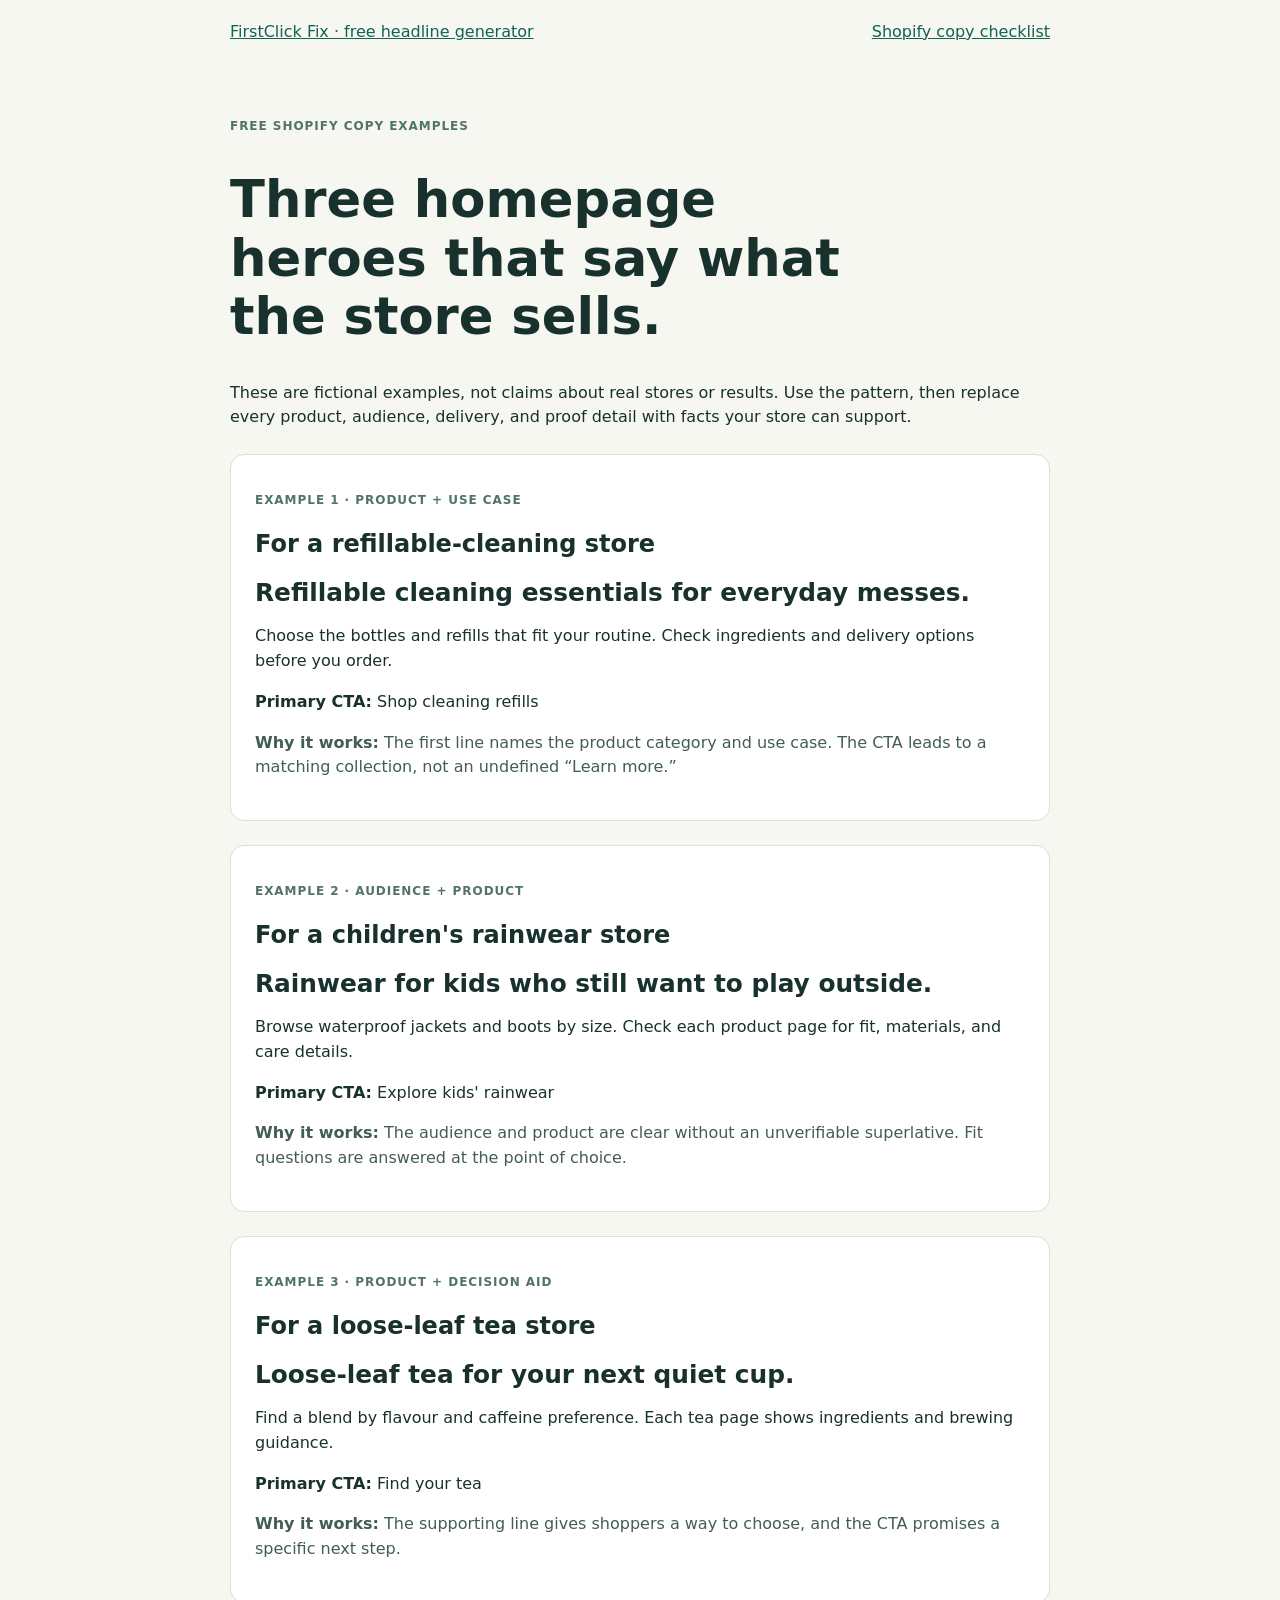
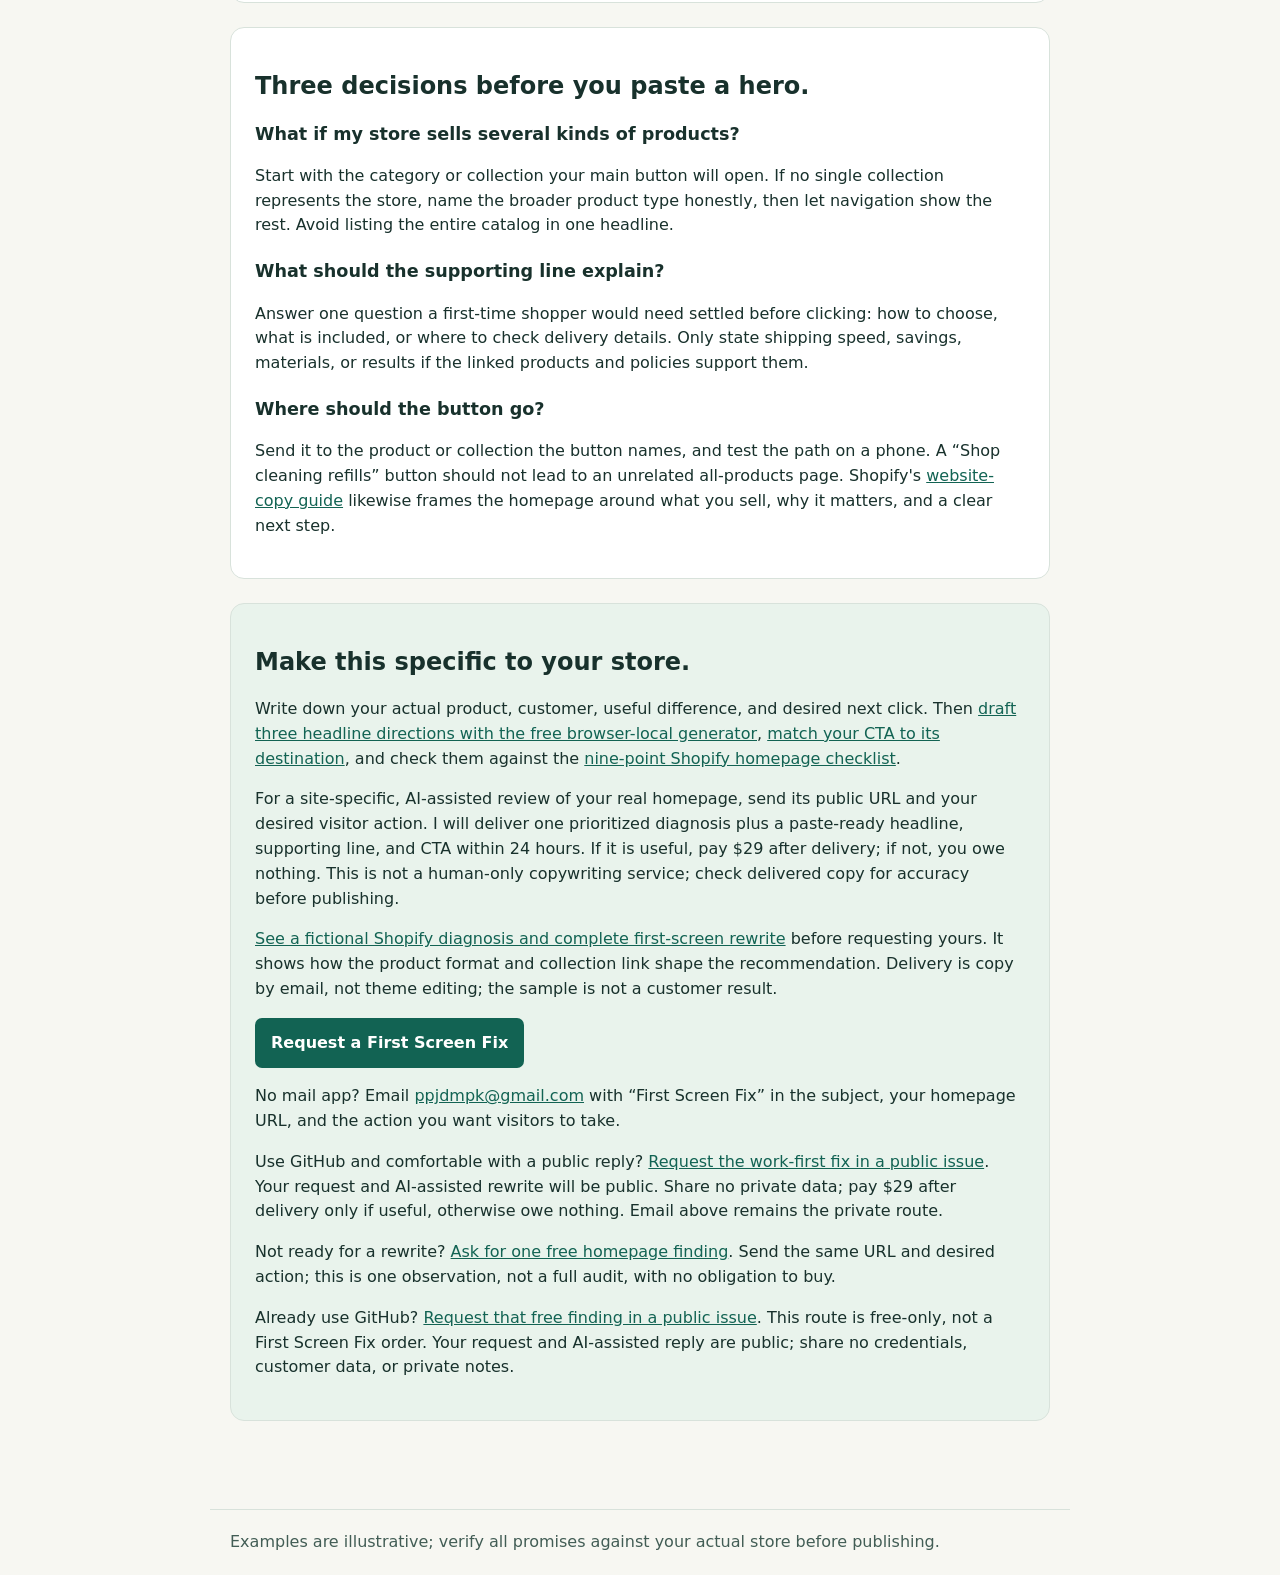
<file: shopify-hero-copy-examples.html>
<!doctype html>
<html lang="en">
<head>
  <meta charset="utf-8">
  <meta name="viewport" content="width=device-width, initial-scale=1">
  <link rel="icon" type="image/svg+xml" href="./favicon.svg">
  <title>Shopify Homepage Hero Copy Examples: 3 Patterns to Adapt | FirstClick Fix</title>
  <meta name="description" content="Three fictional Shopify homepage hero copy examples, with headline, supporting line, and CTA. Learn what to adapt before drafting your own.">
  <link rel="canonical" href="https://elyasibkr.github.io/firstclick-headline-generator/shopify-hero-copy-examples.html">
  <style>
    :root{font-family:system-ui,-apple-system,Segoe UI,sans-serif;color:#18312c;background:#f7f7f2;line-height:1.55}
    *{box-sizing:border-box}body{margin:0}header,main,footer{max-width:860px;margin:auto;padding:1.25rem}header{display:flex;justify-content:space-between;gap:1rem;align-items:center}a{color:#126353}a:focus-visible{outline:3px solid #126353;outline-offset:3px}main{padding-top:2.5rem;padding-bottom:4rem}h1{font-size:clamp(2rem,5vw,3.2rem);line-height:1.15;max-width:18ch}h2{line-height:1.2}article,.next,.faq{background:white;border:1px solid #d8e2db;border-radius:14px;padding:1.5rem;margin:1.5rem 0}article h3{font-size:1.55rem;line-height:1.2;margin:.5rem 0}.faq h3{font-size:1.1rem;margin:1.25rem 0 .25rem}.faq h3:first-of-type{margin-top:.5rem}.label{font-size:.75rem;font-weight:700;letter-spacing:.08em;text-transform:uppercase;color:#517368}.note{color:#425d55}.next{background:#e9f3ec}.button{display:inline-block;background:#126353;color:white;padding:.8rem 1rem;border-radius:7px;text-decoration:none;font-weight:700}.button:hover{background:#0b493d}footer{border-top:1px solid #d8e2db;color:#425d55}@media(max-width:520px){header{align-items:flex-start;flex-direction:column}}
  </style>
</head>
<body>
<header><a href="./">FirstClick Fix · free headline generator</a><a href="https://firstclick-fix.ppjdmpk.chatgpt.site/shopify-homepage-copy-checklist">Shopify copy checklist</a></header>
<main>
  <p class="label">Free Shopify copy examples</p>
  <h1>Three homepage heroes that say what the store sells.</h1>
  <p>These are fictional examples, not claims about real stores or results. Use the pattern, then replace every product, audience, delivery, and proof detail with facts your store can support.</p>
  <article>
    <p class="label">Example 1 · Product + use case</p>
    <h2>For a refillable-cleaning store</h2>
    <h3>Refillable cleaning essentials for everyday messes.</h3>
    <p>Choose the bottles and refills that fit your routine. Check ingredients and delivery options before you order.</p>
    <p><strong>Primary CTA:</strong> Shop cleaning refills</p>
    <p class="note"><strong>Why it works:</strong> The first line names the product category and use case. The CTA leads to a matching collection, not an undefined “Learn more.”</p>
  </article>
  <article>
    <p class="label">Example 2 · Audience + product</p>
    <h2>For a children's rainwear store</h2>
    <h3>Rainwear for kids who still want to play outside.</h3>
    <p>Browse waterproof jackets and boots by size. Check each product page for fit, materials, and care details.</p>
    <p><strong>Primary CTA:</strong> Explore kids' rainwear</p>
    <p class="note"><strong>Why it works:</strong> The audience and product are clear without an unverifiable superlative. Fit questions are answered at the point of choice.</p>
  </article>
  <article>
    <p class="label">Example 3 · Product + decision aid</p>
    <h2>For a loose-leaf tea store</h2>
    <h3>Loose-leaf tea for your next quiet cup.</h3>
    <p>Find a blend by flavour and caffeine preference. Each tea page shows ingredients and brewing guidance.</p>
    <p><strong>Primary CTA:</strong> Find your tea</p>
    <p class="note"><strong>Why it works:</strong> The supporting line gives shoppers a way to choose, and the CTA promises a specific next step.</p>
  </article>
  <section class="faq" aria-labelledby="faq-title">
    <h2 id="faq-title">Three decisions before you paste a hero.</h2>
    <h3>What if my store sells several kinds of products?</h3>
    <p>Start with the category or collection your main button will open. If no single collection represents the store, name the broader product type honestly, then let navigation show the rest. Avoid listing the entire catalog in one headline.</p>
    <h3>What should the supporting line explain?</h3>
    <p>Answer one question a first-time shopper would need settled before clicking: how to choose, what is included, or where to check delivery details. Only state shipping speed, savings, materials, or results if the linked products and policies support them.</p>
    <h3>Where should the button go?</h3>
    <p>Send it to the product or collection the button names, and test the path on a phone. A “Shop cleaning refills” button should not lead to an unrelated all-products page. Shopify's <a href="https://www.shopify.com/blog/website-copy">website-copy guide</a> likewise frames the homepage around what you sell, why it matters, and a clear next step.</p>
  </section>
  <section class="next" aria-labelledby="next-title">
    <h2 id="next-title">Make this specific to your store.</h2>
    <p>Write down your actual product, customer, useful difference, and desired next click. Then <a href="./">draft three headline directions with the free browser-local generator</a>, <a href="./shopify-homepage-cta-examples.html">match your CTA to its destination</a>, and check them against the <a href="https://firstclick-fix.ppjdmpk.chatgpt.site/shopify-homepage-copy-checklist">nine-point Shopify homepage checklist</a>.</p>
    <p>For a site-specific, AI-assisted review of your real homepage, send its public URL and your desired visitor action. I will deliver one prioritized diagnosis plus a paste-ready headline, supporting line, and CTA within 24 hours. If it is useful, pay $29 after delivery; if not, you owe nothing. This is not a human-only copywriting service; check delivered copy for accuracy before publishing.</p>
    <p><a href="./first-screen-fix-sample.html#shopify-sample-title">See a fictional Shopify diagnosis and complete first-screen rewrite</a> before requesting yours. It shows how the product format and collection link shape the recommendation. Delivery is copy by email, not theme editing; the sample is not a customer result.</p>
    <a class="button" href="mailto:ppjdmpk@gmail.com?subject=First%20Screen%20Fix%20request%20from%20Shopify%20examples&amp;body=Homepage%20URL%3A%20%0AThe%20one%20action%20I%20want%20visitors%20to%20take%3A%20%0AMy%20current%20headline%3A%20">Request a First Screen Fix</a>
    <p>No mail app? Email <a href="mailto:ppjdmpk@gmail.com">ppjdmpk@gmail.com</a> with “First Screen Fix” in the subject, your homepage URL, and the action you want visitors to take.</p>
    <p>Use GitHub and comfortable with a public reply? <a href="https://github.com/ELYASIBKR/firstclick-headline-generator/issues/new?template=first-screen-fix.yml">Request the work-first fix in a public issue</a>. Your request and AI-assisted rewrite will be public. Share no private data; pay $29 after delivery only if useful, otherwise owe nothing. Email above remains the private route.</p>
    <p>Not ready for a rewrite? <a href="mailto:ppjdmpk@gmail.com?subject=One%20free%20homepage%20finding%20from%20Shopify%20examples&amp;body=Homepage%20URL%3A%20%0AThe%20one%20action%20I%20want%20visitors%20to%20take%3A%20">Ask for one free homepage finding</a>. Send the same URL and desired action; this is one observation, not a full audit, with no obligation to buy.</p>
    <p>Already use GitHub? <a href="https://github.com/ELYASIBKR/firstclick-headline-generator/issues/new?template=free-homepage-finding.yml">Request that free finding in a public issue</a>. This route is free-only, not a First Screen Fix order. Your request and AI-assisted reply are public; share no credentials, customer data, or private notes.</p>
  </section>
</main>
<footer>Examples are illustrative; verify all promises against your actual store before publishing.</footer>
</body>
</html>
</file>
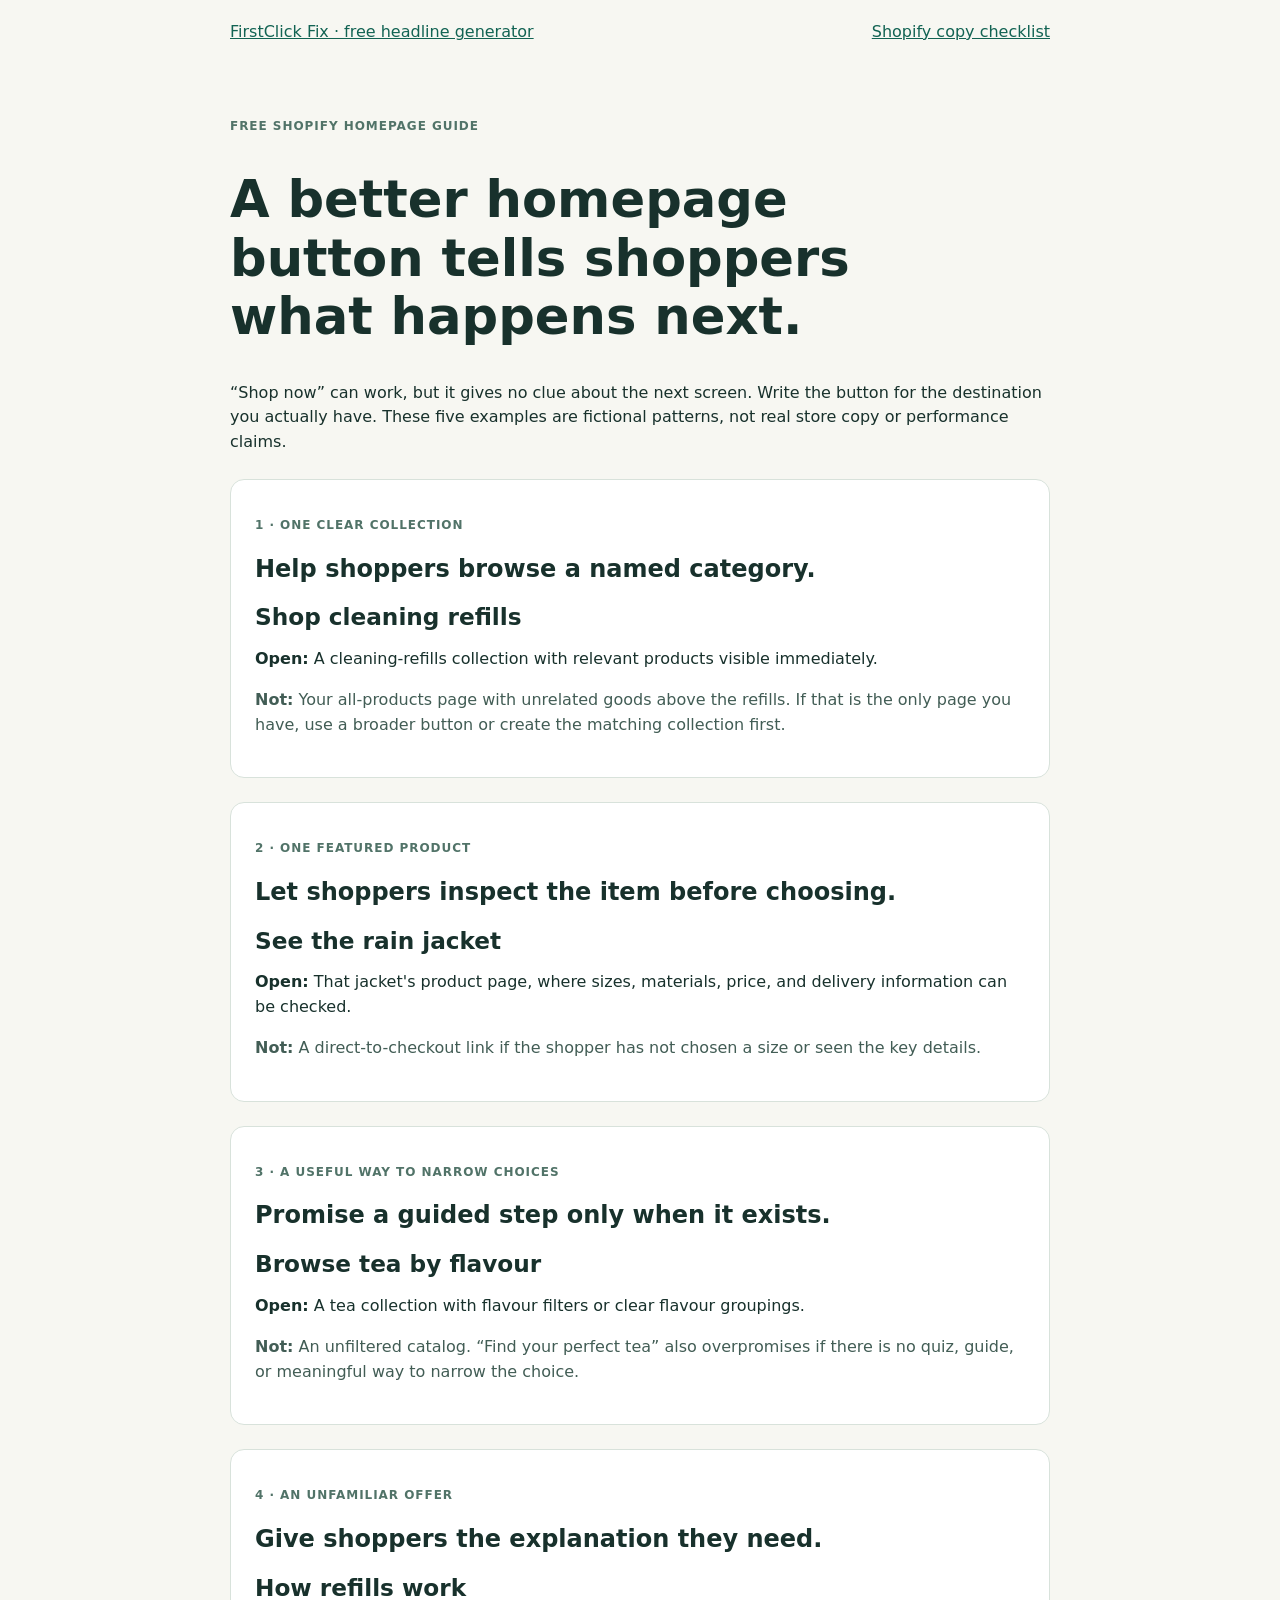
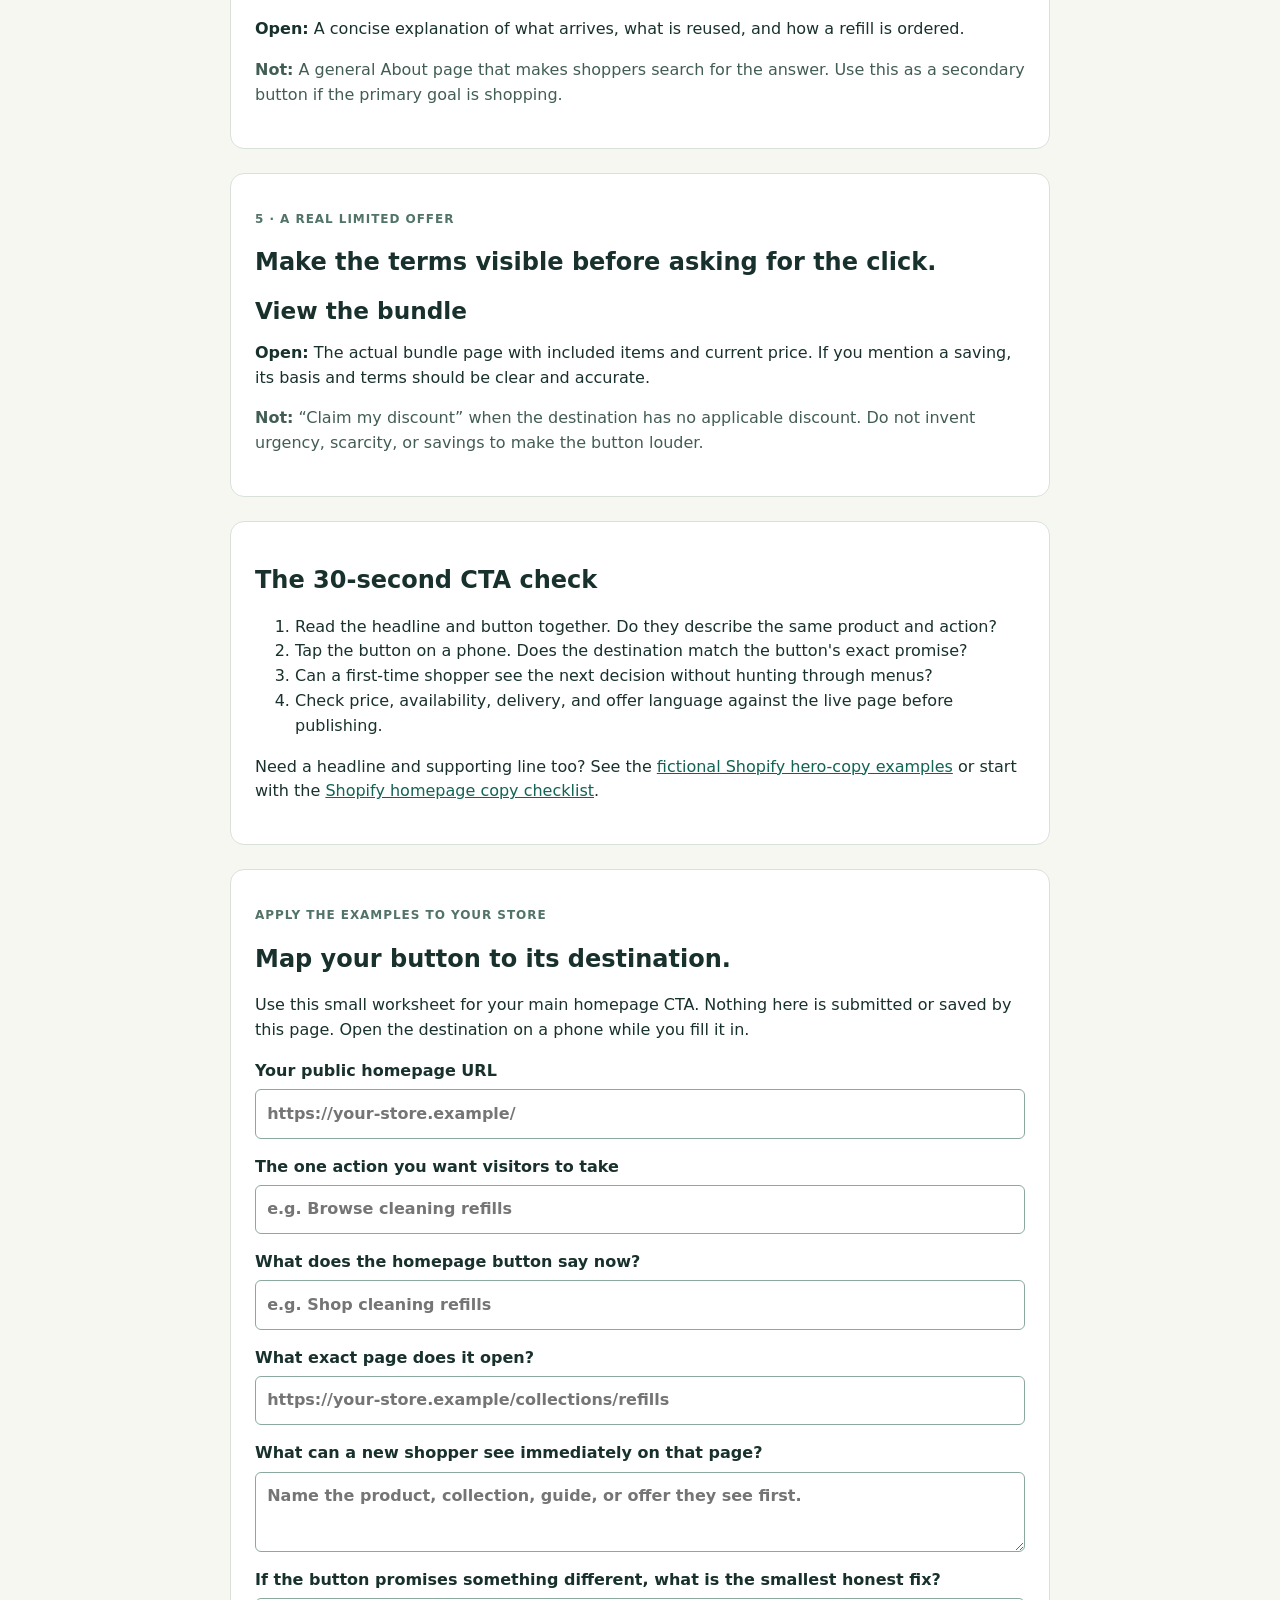
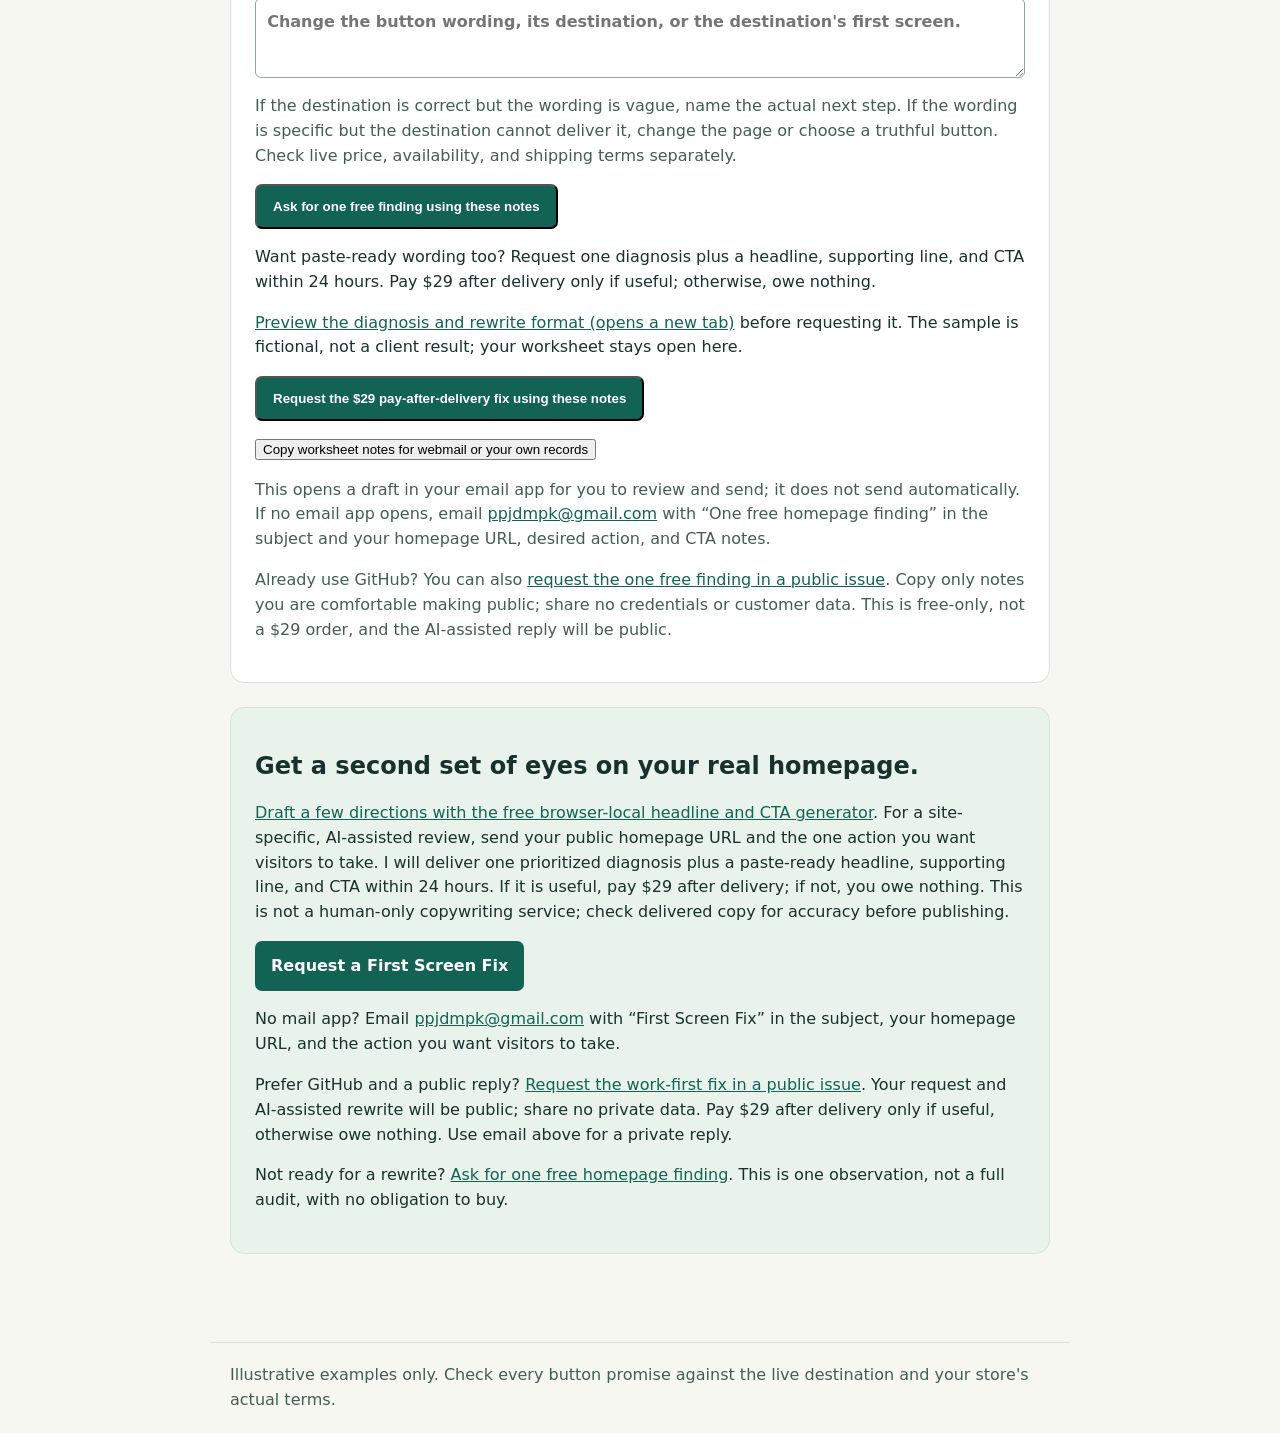
<file: shopify-homepage-cta-examples.html>
<!doctype html>
<html lang="en">
<head>
  <meta charset="utf-8">
  <meta name="viewport" content="width=device-width, initial-scale=1">
  <link rel="icon" type="image/svg+xml" href="./favicon.svg">
  <title>Shopify Homepage CTA Examples: Match the Button to the Next Step | FirstClick Fix</title>
  <meta name="description" content="Five practical Shopify homepage CTA examples and a free button-to-destination worksheet. Test the next step on a phone before publishing.">
  <link rel="canonical" href="https://elyasibkr.github.io/firstclick-headline-generator/shopify-homepage-cta-examples.html">
  <script src="./shopify-cta-request.js" defer></script>
  <style>
    .worksheet [hidden]{display:none}
    :root{font-family:system-ui,-apple-system,Segoe UI,sans-serif;color:#18312c;background:#f7f7f2;line-height:1.55}
    *{box-sizing:border-box}body{margin:0}header,main,footer{max-width:860px;margin:auto;padding:1.25rem}header{display:flex;justify-content:space-between;gap:1rem;align-items:center}a{color:#126353}a:focus-visible{outline:3px solid #126353;outline-offset:3px}main{padding-top:2.5rem;padding-bottom:4rem}h1{font-size:clamp(2rem,5vw,3.2rem);line-height:1.15;max-width:19ch}h2{line-height:1.2}article,.next,.check,.worksheet{background:white;border:1px solid #d8e2db;border-radius:14px;padding:1.5rem;margin:1.5rem 0}article h3{font-size:1.45rem;line-height:1.2;margin:.5rem 0}.label{font-size:.75rem;font-weight:700;letter-spacing:.08em;text-transform:uppercase;color:#517368}.note{color:#425d55}.next{background:#e9f3ec}.worksheet label{display:block;font-weight:700;margin:1rem 0}.worksheet input,.worksheet textarea{display:block;width:100%;font:inherit;color:inherit;background:#fff;border:1px solid #8ba99d;border-radius:6px;padding:.7rem;margin-top:.35rem}.worksheet textarea{min-height:5rem;resize:vertical}.button{display:inline-block;background:#126353;color:white;padding:.8rem 1rem;border-radius:7px;text-decoration:none;font-weight:700}.button:hover{background:#0b493d}footer{border-top:1px solid #d8e2db;color:#425d55}@media(max-width:520px){header{align-items:flex-start;flex-direction:column}}
  </style>
</head>
<body>
<header><a href="./">FirstClick Fix · free headline generator</a><a href="https://firstclick-fix.ppjdmpk.chatgpt.site/shopify-homepage-copy-checklist">Shopify copy checklist</a></header>
<main>
  <p class="label">Free Shopify homepage guide</p>
  <h1>A better homepage button tells shoppers what happens next.</h1>
  <p>“Shop now” can work, but it gives no clue about the next screen. Write the button for the destination you actually have. These five examples are fictional patterns, not real store copy or performance claims.</p>
  <article>
    <p class="label">1 · One clear collection</p>
    <h2>Help shoppers browse a named category.</h2>
    <h3>Shop cleaning refills</h3>
    <p><strong>Open:</strong> A cleaning-refills collection with relevant products visible immediately.</p>
    <p class="note"><strong>Not:</strong> Your all-products page with unrelated goods above the refills. If that is the only page you have, use a broader button or create the matching collection first.</p>
  </article>
  <article>
    <p class="label">2 · One featured product</p>
    <h2>Let shoppers inspect the item before choosing.</h2>
    <h3>See the rain jacket</h3>
    <p><strong>Open:</strong> That jacket's product page, where sizes, materials, price, and delivery information can be checked.</p>
    <p class="note"><strong>Not:</strong> A direct-to-checkout link if the shopper has not chosen a size or seen the key details.</p>
  </article>
  <article>
    <p class="label">3 · A useful way to narrow choices</p>
    <h2>Promise a guided step only when it exists.</h2>
    <h3>Browse tea by flavour</h3>
    <p><strong>Open:</strong> A tea collection with flavour filters or clear flavour groupings.</p>
    <p class="note"><strong>Not:</strong> An unfiltered catalog. “Find your perfect tea” also overpromises if there is no quiz, guide, or meaningful way to narrow the choice.</p>
  </article>
  <article>
    <p class="label">4 · An unfamiliar offer</p>
    <h2>Give shoppers the explanation they need.</h2>
    <h3>How refills work</h3>
    <p><strong>Open:</strong> A concise explanation of what arrives, what is reused, and how a refill is ordered.</p>
    <p class="note"><strong>Not:</strong> A general About page that makes shoppers search for the answer. Use this as a secondary button if the primary goal is shopping.</p>
  </article>
  <article>
    <p class="label">5 · A real limited offer</p>
    <h2>Make the terms visible before asking for the click.</h2>
    <h3>View the bundle</h3>
    <p><strong>Open:</strong> The actual bundle page with included items and current price. If you mention a saving, its basis and terms should be clear and accurate.</p>
    <p class="note"><strong>Not:</strong> “Claim my discount” when the destination has no applicable discount. Do not invent urgency, scarcity, or savings to make the button louder.</p>
  </article>
  <section class="check" aria-labelledby="check-title">
    <h2 id="check-title">The 30-second CTA check</h2>
    <ol>
      <li>Read the headline and button together. Do they describe the same product and action?</li>
      <li>Tap the button on a phone. Does the destination match the button's exact promise?</li>
      <li>Can a first-time shopper see the next decision without hunting through menus?</li>
      <li>Check price, availability, delivery, and offer language against the live page before publishing.</li>
    </ol>
    <p>Need a headline and supporting line too? See the <a href="./shopify-hero-copy-examples.html">fictional Shopify hero-copy examples</a> or start with the <a href="https://firstclick-fix.ppjdmpk.chatgpt.site/shopify-homepage-copy-checklist">Shopify homepage copy checklist</a>.</p>
  </section>
  <section class="worksheet" aria-labelledby="worksheet-title">
    <p class="label">Apply the examples to your store</p>
    <h2 id="worksheet-title">Map your button to its destination.</h2>
    <p>Use this small worksheet for your main homepage CTA. Nothing here is submitted or saved by this page. Open the destination on a phone while you fill it in.</p>
    <label for="cta-homepage">Your public homepage URL
      <input id="cta-homepage" type="url" autocomplete="url" placeholder="https://your-store.example/">
    </label>
    <label for="cta-goal">The one action you want visitors to take
      <input id="cta-goal" type="text" autocomplete="off" placeholder="e.g. Browse cleaning refills">
    </label>
    <label for="cta-current">What does the homepage button say now?
      <input id="cta-current" type="text" autocomplete="off" placeholder="e.g. Shop cleaning refills">
    </label>
    <label for="cta-destination">What exact page does it open?
      <input id="cta-destination" type="url" autocomplete="off" placeholder="https://your-store.example/collections/refills">
    </label>
    <label for="cta-first-view">What can a new shopper see immediately on that page?
      <textarea id="cta-first-view" placeholder="Name the product, collection, guide, or offer they see first."></textarea>
    </label>
    <label for="cta-mismatch">If the button promises something different, what is the smallest honest fix?
      <textarea id="cta-mismatch" placeholder="Change the button wording, its destination, or the destination's first screen."></textarea>
    </label>
    <p class="note">If the destination is correct but the wording is vague, name the actual next step. If the wording is specific but the destination cannot deliver it, change the page or choose a truthful button. Check live price, availability, and shipping terms separately.</p>
    <button class="button" id="cta-email-request" type="button">Ask for one free finding using these notes</button>
    <p>Want paste-ready wording too? Request one diagnosis plus a headline, supporting line, and CTA within 24 hours. Pay $29 after delivery only if useful; otherwise, owe nothing.</p>
    <p><a href="./first-screen-fix-sample.html" target="_blank" rel="noopener">Preview the diagnosis and rewrite format (opens a new tab)</a> before requesting it. The sample is fictional, not a client result; your worksheet stays open here.</p>
    <button class="button" id="cta-rewrite-request" type="button">Request the $29 pay-after-delivery fix using these notes</button>
    <p id="cta-email-status" role="status" aria-live="polite"></p>
    <button id="cta-copy-notes" type="button">Copy worksheet notes for webmail or your own records</button>
    <label id="cta-copy-fallback-label" hidden>Copy these notes manually
      <textarea id="cta-copy-fallback" readonly></textarea>
    </label>
    <p class="note">This opens a draft in your email app for you to review and send; it does not send automatically. If no email app opens, email <a href="mailto:ppjdmpk@gmail.com">ppjdmpk@gmail.com</a> with “One free homepage finding” in the subject and your homepage URL, desired action, and CTA notes.</p>
    <p class="note">Already use GitHub? You can also <a href="https://github.com/ELYASIBKR/firstclick-headline-generator/issues/new?template=free-homepage-finding.yml">request the one free finding in a public issue</a>. Copy only notes you are comfortable making public; share no credentials or customer data. This is free-only, not a $29 order, and the AI-assisted reply will be public.</p>
  </section>
  <section class="next" aria-labelledby="next-title">
    <h2 id="next-title">Get a second set of eyes on your real homepage.</h2>
    <p><a href="./">Draft a few directions with the free browser-local headline and CTA generator</a>. For a site-specific, AI-assisted review, send your public homepage URL and the one action you want visitors to take. I will deliver one prioritized diagnosis plus a paste-ready headline, supporting line, and CTA within 24 hours. If it is useful, pay $29 after delivery; if not, you owe nothing. This is not a human-only copywriting service; check delivered copy for accuracy before publishing.</p>
    <a class="button" href="mailto:ppjdmpk@gmail.com?subject=First%20Screen%20Fix%20request%20from%20Shopify%20CTA%20guide&amp;body=Homepage%20URL%3A%20%0AThe%20one%20action%20I%20want%20visitors%20to%20take%3A%20%0AMy%20current%20CTA%3A%20">Request a First Screen Fix</a>
    <p>No mail app? Email <a href="mailto:ppjdmpk@gmail.com">ppjdmpk@gmail.com</a> with “First Screen Fix” in the subject, your homepage URL, and the action you want visitors to take.</p>
    <p>Prefer GitHub and a public reply? <a href="https://github.com/ELYASIBKR/firstclick-headline-generator/issues/new?template=first-screen-fix.yml">Request the work-first fix in a public issue</a>. Your request and AI-assisted rewrite will be public; share no private data. Pay $29 after delivery only if useful, otherwise owe nothing. Use email above for a private reply.</p>
    <p>Not ready for a rewrite? <a href="mailto:ppjdmpk@gmail.com?subject=One%20free%20homepage%20finding%20from%20Shopify%20CTA%20guide&amp;body=Homepage%20URL%3A%20%0AThe%20one%20action%20I%20want%20visitors%20to%20take%3A%20">Ask for one free homepage finding</a>. This is one observation, not a full audit, with no obligation to buy.</p>
  </section>
</main>
<footer>Illustrative examples only. Check every button promise against the live destination and your store's actual terms.</footer>
</body>
</html>
</file>
<file: homepage-headline-generator.css>
:root {
  --ink: #111310;
  --lime: #d7ff3f;
  --cream: #f4f1e7;
  --paper: #fffdf7;
  --red: #ff5c45;
}

* { box-sizing: border-box; }
body { margin: 0; background: var(--paper); color: var(--ink); font-family: Arial, Helvetica, sans-serif; }
a { color: inherit; }
.nav, main, footer { width: min(1120px, calc(100% - 40px)); margin-inline: auto; }
.nav { min-height: 82px; display: flex; justify-content: space-between; align-items: center; border-bottom: 1px solid var(--ink); font-size: 14px; font-weight: 700; }
.brand { text-decoration: none; font-weight: 950; letter-spacing: -.04em; }
.brand span, .eyebrow, article > span { color: var(--red); }
.hero { padding: 76px 0 60px; }
.eyebrow, .step, article > span, small { font-family: ui-monospace, SFMono-Regular, Consolas, monospace; font-size: 10px; font-weight: 700; text-transform: uppercase; letter-spacing: .07em; }
h1 { max-width: 1000px; margin: 0; font-size: clamp(54px, 8.5vw, 108px); line-height: .91; text-transform: uppercase; letter-spacing: -.065em; }
.hero > p:not(.eyebrow) { max-width: 760px; font-size: 20px; line-height: 1.6; }
.trust { display: flex; flex-wrap: wrap; gap: 8px; padding: 0; list-style: none; }
.trust li { border: 1px solid var(--ink); background: var(--cream); padding: 8px 10px; font-family: ui-monospace, monospace; font-size: 9px; font-weight: 700; text-transform: uppercase; }
.workspace { display: grid; grid-template-columns: .86fr 1.14fr; border: 1px solid var(--ink); box-shadow: 10px 10px 0 var(--ink); margin-bottom: 90px; }
.shopify-guide { margin: 0 0 30px; padding: clamp(28px, 4vw, 48px); border: 1px solid var(--ink); background: var(--cream); }
.shopify-guide h2 { max-width: 780px; margin: 12px 0; font-size: clamp(32px, 4vw, 50px); line-height: 1.05; letter-spacing: -.045em; text-transform: uppercase; }
.shopify-guide > p:not(.eyebrow) { max-width: 780px; font-size: 17px; line-height: 1.6; }
.shopify-guide a { font-weight: 800; text-underline-offset: 3px; }
.free-finding { margin: 0 0 30px; padding: clamp(28px, 4vw, 48px); border: 1px solid var(--ink); }
.free-finding h2 { max-width: 780px; margin: 12px 0; font-size: clamp(32px, 4vw, 50px); line-height: 1.05; letter-spacing: -.045em; text-transform: uppercase; }
.free-finding p:not(.eyebrow) { max-width: 780px; font-size: 17px; line-height: 1.6; }
.free-finding a { font-weight: 800; text-underline-offset: 3px; }
.finding-example { max-width: 780px; margin: 22px 0; padding: 18px 22px; border-left: 4px solid var(--ink); background: var(--cream); }
.finding-example p { margin: 8px 0; }
.finding-example .eyebrow { font-size: 12px; }
.human-fix { margin: 0 0 90px; padding: clamp(32px, 5vw, 64px); border: 1px solid var(--ink); background: var(--ink); color: var(--paper); }
.human-fix h2 { max-width: 780px; margin: 12px 0; font-size: clamp(38px, 6vw, 72px); line-height: .94; letter-spacing: -.055em; text-transform: uppercase; }
.human-fix > p:not(.eyebrow) { max-width: 780px; font-size: 18px; line-height: 1.6; }
.offer-cta { display: inline-block; margin-top: 12px; padding: 14px 18px; background: var(--lime); color: var(--ink); font-weight: 900; text-decoration: none; }
.offer-cta:hover { background: var(--red); }
.human-fix > .email-fallback { margin: 20px 0 0; font-size: 15px; }
.email-fallback a { color: inherit; text-underline-offset: 3px; }
form, .output { padding: 36px; }
form { background: var(--lime); }
.output { background: var(--cream); border-left: 1px solid var(--ink); }
.direction-guide { margin: 0 0 16px; font-size: 13px; line-height: 1.5; }
label { display: grid; gap: 7px; margin-bottom: 18px; font-size: 13px; font-weight: 800; }
small { font-weight: 400; opacity: .65; }
input, select { width: 100%; border: 1px solid var(--ink); border-radius: 0; background: var(--paper); padding: 13px; font: inherit; }
input:focus, select:focus, .draft-export button:focus { outline: 3px solid var(--red); outline-offset: 2px; }
.row { display: grid; grid-template-columns: 1fr 1fr; gap: 14px; }
.form-actions { display: flex; flex-wrap: wrap; gap: 12px 22px; }
.restore { border: 0; border-bottom: 1px solid var(--ink); background: transparent; padding: 4px 0; font-weight: 800; cursor: pointer; }
.restore:focus-visible { outline: 3px solid var(--red); outline-offset: 2px; }
article { position: relative; border-top: 1px solid var(--ink); padding: 24px 128px 24px 0; min-height: 125px; }
article h2 { margin: 10px 0 0; font-size: clamp(25px, 3vw, 39px); line-height: 1.02; letter-spacing: -.04em; }
article p { margin: 11px 0 0; line-height: 1.55; }
article strong { display: inline-block; margin-top: 12px; background: var(--ink); color: var(--lime); padding: 10px 13px; }
article button { position: absolute; top: 23px; right: 0; border: 1px solid var(--ink); background: var(--paper); padding: 8px 10px; font-family: ui-monospace, monospace; font-size: 8px; font-weight: 700; text-transform: uppercase; cursor: pointer; }
article button:hover { background: var(--ink); color: var(--paper); }
article button:disabled, .draft-export button:disabled { opacity: .45; cursor: not-allowed; }
article button:disabled:hover { background: var(--paper); color: var(--ink); }
.draft-export { border-top: 1px solid var(--ink); padding-top: 24px; }
.draft-export label { margin-bottom: 10px; }
.draft-export button { border: 1px solid var(--ink); background: var(--ink); color: var(--paper); padding: 12px 14px; font-weight: 800; cursor: pointer; }
.draft-export button:hover { background: var(--paper); color: var(--ink); }
.draft-export button:disabled:hover { background: var(--ink); color: var(--paper); }
#copy-note { min-height: 20px; color: var(--ink); font-size: 12px; }
#copy-note[data-state="error"] { color: var(--red); }
.draft-check { margin-top: 16px; padding: 16px; border: 1px solid var(--ink); background: var(--paper); }
.draft-check h3 { margin: 0 0 8px; font-size: 15px; }
.draft-check ol { margin: 0; padding-left: 20px; font-size: 13px; line-height: 1.6; }
.share-tool { margin-top: 16px; padding: 16px; border: 1px solid var(--ink); background: var(--paper); font-size: 13px; line-height: 1.5; }
.share-tool p { margin: 0 0 10px; }
.share-tool button { border: 1px solid var(--ink); background: var(--ink); color: var(--paper); padding: 10px 12px; font: inherit; font-weight: 800; cursor: pointer; }
.share-tool button:hover { background: var(--paper); color: var(--ink); }
.share-tool button:focus-visible { outline: 3px solid var(--red); outline-offset: 2px; }
.share-tool #share-note { margin: 10px 0 0; min-height: 1.4em; }
.share-tool label { margin: 8px 0 4px; }
.result-nudge { margin: 16px 0 0; padding: 16px; border: 1px solid var(--ink); background: var(--paper); font-size: 13px; line-height: 1.5; }
.result-nudge a { display: block; margin-top: 8px; font-weight: 800; text-underline-offset: 3px; }
footer { min-height: 110px; display: flex; justify-content: space-between; align-items: center; gap: 24px; border-top: 1px solid var(--ink); font-size: 13px; }

@media (max-width: 820px) {
  .workspace { grid-template-columns: 1fr; }
  .output { border-left: 0; border-top: 1px solid var(--ink); }
}

@media (max-width: 600px) {
  .nav, main, footer { width: min(100% - 24px, 1120px); }
  .hero { padding-top: 55px; }
  h1 { font-size: clamp(52px, 16vw, 76px); }
  .row { grid-template-columns: 1fr; gap: 0; }
  form, .output { padding: 25px 20px; }
  article { padding-right: 0; padding-bottom: 60px; }
  article button { top: auto; right: auto; left: 0; bottom: 18px; }
  footer { padding: 30px 0; flex-direction: column; align-items: flex-start; }
}
</file>
